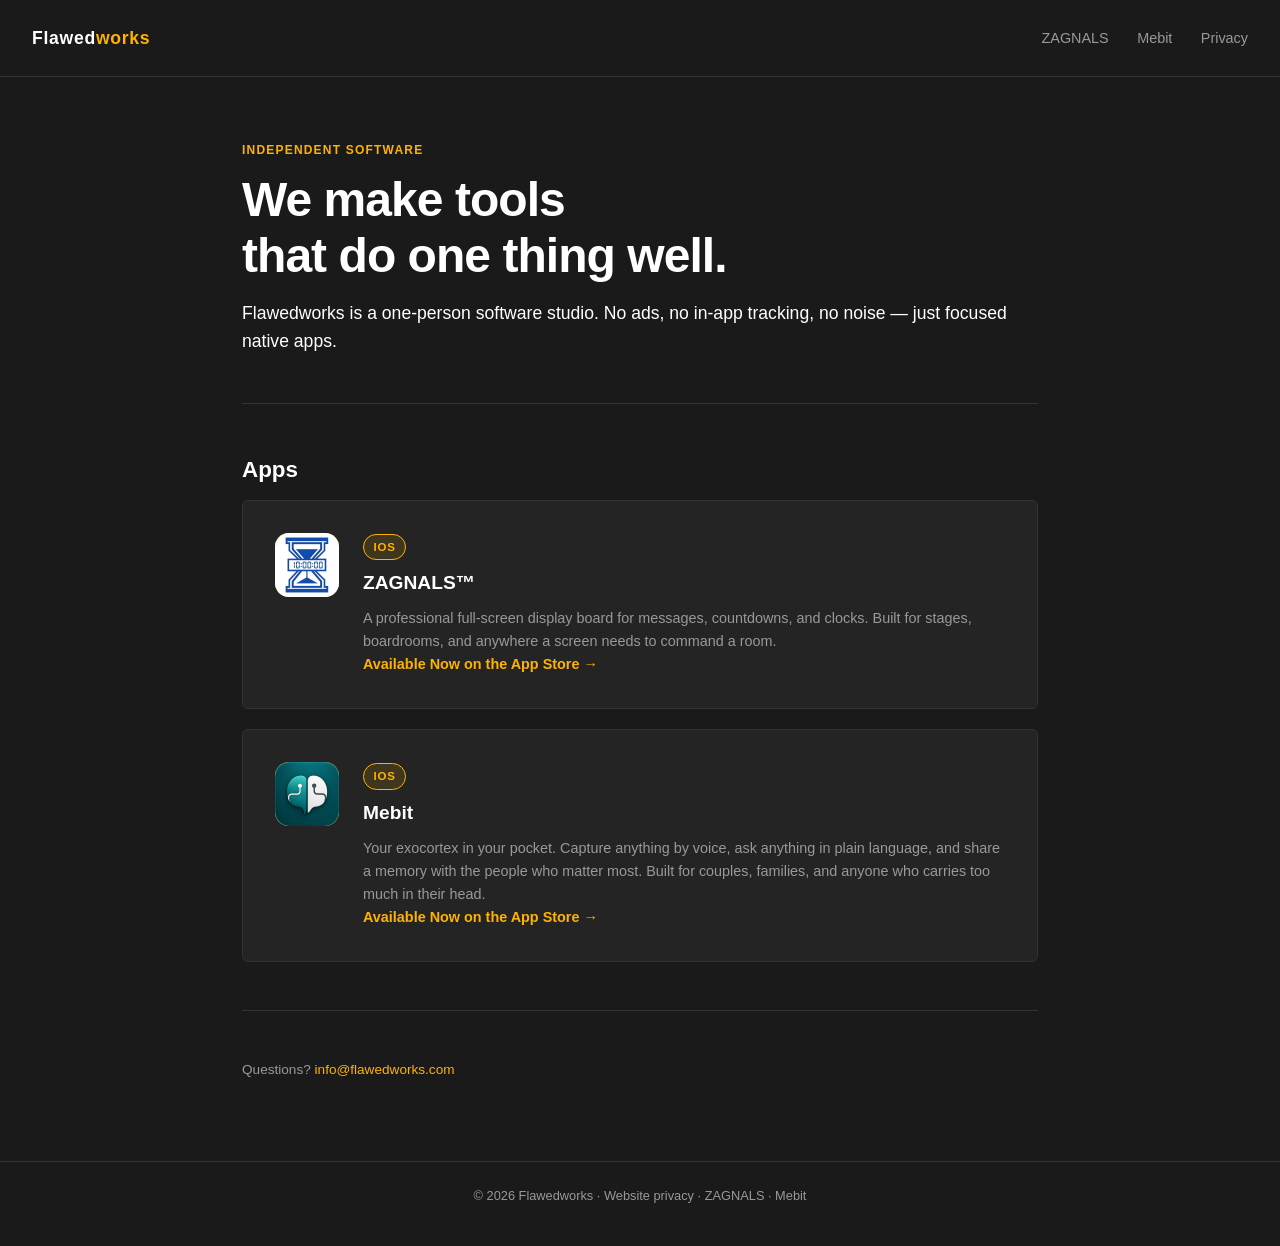
<file: index.html>
<!DOCTYPE html>
<html lang="en">
<head>
  <meta charset="UTF-8" />
  <meta name="viewport" content="width=device-width, initial-scale=1.0" />
  <title>Flawedworks — Independent iOS apps (ZAGNALS &amp; Mebit)</title>
  <meta name="description" content="Flawedworks is an independent software studio. Focused native iOS apps with no ads and no in-app tracking: ZAGNALS speech timer &amp; display board, and Mebit voice-first memory." />
  <link rel="canonical" href="https://flawedworks.com/" />
  <meta property="og:type" content="website" />
  <meta property="og:url" content="https://flawedworks.com/" />
  <meta property="og:title" content="Flawedworks — Independent iOS apps" />
  <meta property="og:description" content="Focused native apps with no ads and no in-app tracking. ZAGNALS and Mebit — by Flawedworks." />
  <meta property="og:image" content="https://flawedworks.com/assets/images/zagnals-icon.png" />
  <meta name="twitter:card" content="summary" />
  <link rel="stylesheet" href="/css/style.css" />
  <script type="application/ld+json">
  {
    "@context": "https://schema.org",
    "@type": "Organization",
    "name": "Flawedworks",
    "url": "https://flawedworks.com",
    "email": "info@flawedworks.com",
    "sameAs": [],
    "makesOffer": [
      {
        "@type": "Offer",
        "itemOffered": {
          "@type": "SoftwareApplication",
          "name": "ZAGNALS",
          "url": "https://flawedworks.com/zagnals/",
          "operatingSystem": "iOS",
          "applicationCategory": "UtilitiesApplication"
        }
      },
      {
        "@type": "Offer",
        "itemOffered": {
          "@type": "SoftwareApplication",
          "name": "Mebit",
          "url": "https://flawedworks.com/mebit/",
          "operatingSystem": "iOS",
          "applicationCategory": "ProductivityApplication"
        }
      }
    ]
  }
  </script>
</head>
<body>

  <header class="site-header">
    <a class="site-logo" href="/">Flawed<span>works</span></a>
    <nav>
      <a href="/zagnals/">ZAGNALS</a>
      <a href="/mebit/">Mebit</a>
      <a href="/privacy/">Privacy</a>
    </nav>
  </header>

  <main>
    <p class="amber-label">Independent Software</p>
    <h1>We make tools<br>that do one thing well.</h1>
    <p class="lead">Flawedworks is a one-person software studio. No ads, no in-app tracking, no noise — just focused native apps.</p>

    <hr class="divider" />

    <h2>Apps</h2>

    <a class="app-card" href="/zagnals/">
      <div class="app-icon"><img src="/assets/images/zagnals-icon.png" alt="ZAGNALS" width="64" height="64" /></div>
      <div class="app-card-body">
        <span class="tag">iOS</span>
        <h3>ZAGNALS™</h3>
        <p>A professional full-screen display board for messages, countdowns, and clocks. Built for stages, boardrooms, and anywhere a screen needs to command a room.</p>
        <p class="available-now">Available Now on the App Store →</p>
      </div>
    </a>

    <a class="app-card" href="/mebit/" style="margin-top: 1.25rem;">
      <div class="app-icon"><img src="/assets/images/mebit-icon.png" alt="Mebit" width="64" height="64" /></div>
      <div class="app-card-body">
        <span class="tag">iOS</span>
        <h3>Mebit</h3>
        <p>Your exocortex in your pocket. Capture anything by voice, ask anything in plain language, and share a memory with the people who matter most. Built for couples, families, and anyone who carries too much in their head.</p>
        <p class="available-now">Available Now on the App Store →</p>
      </div>
    </a>

    <hr class="divider" />

    <p style="color: var(--text-muted); font-size: 0.85rem;">
      Questions? <a href="mailto:info@flawedworks.com">info@flawedworks.com</a>
    </p>
  </main>

  <footer class="site-footer">
    <p>© 2026 Flawedworks · <a href="/privacy/">Website privacy</a> ·
      <a href="/zagnals/privacy/">ZAGNALS</a> ·
      <a href="/mebit/privacy/">Mebit</a></p>
  </footer>

</body>
</html>
</file>
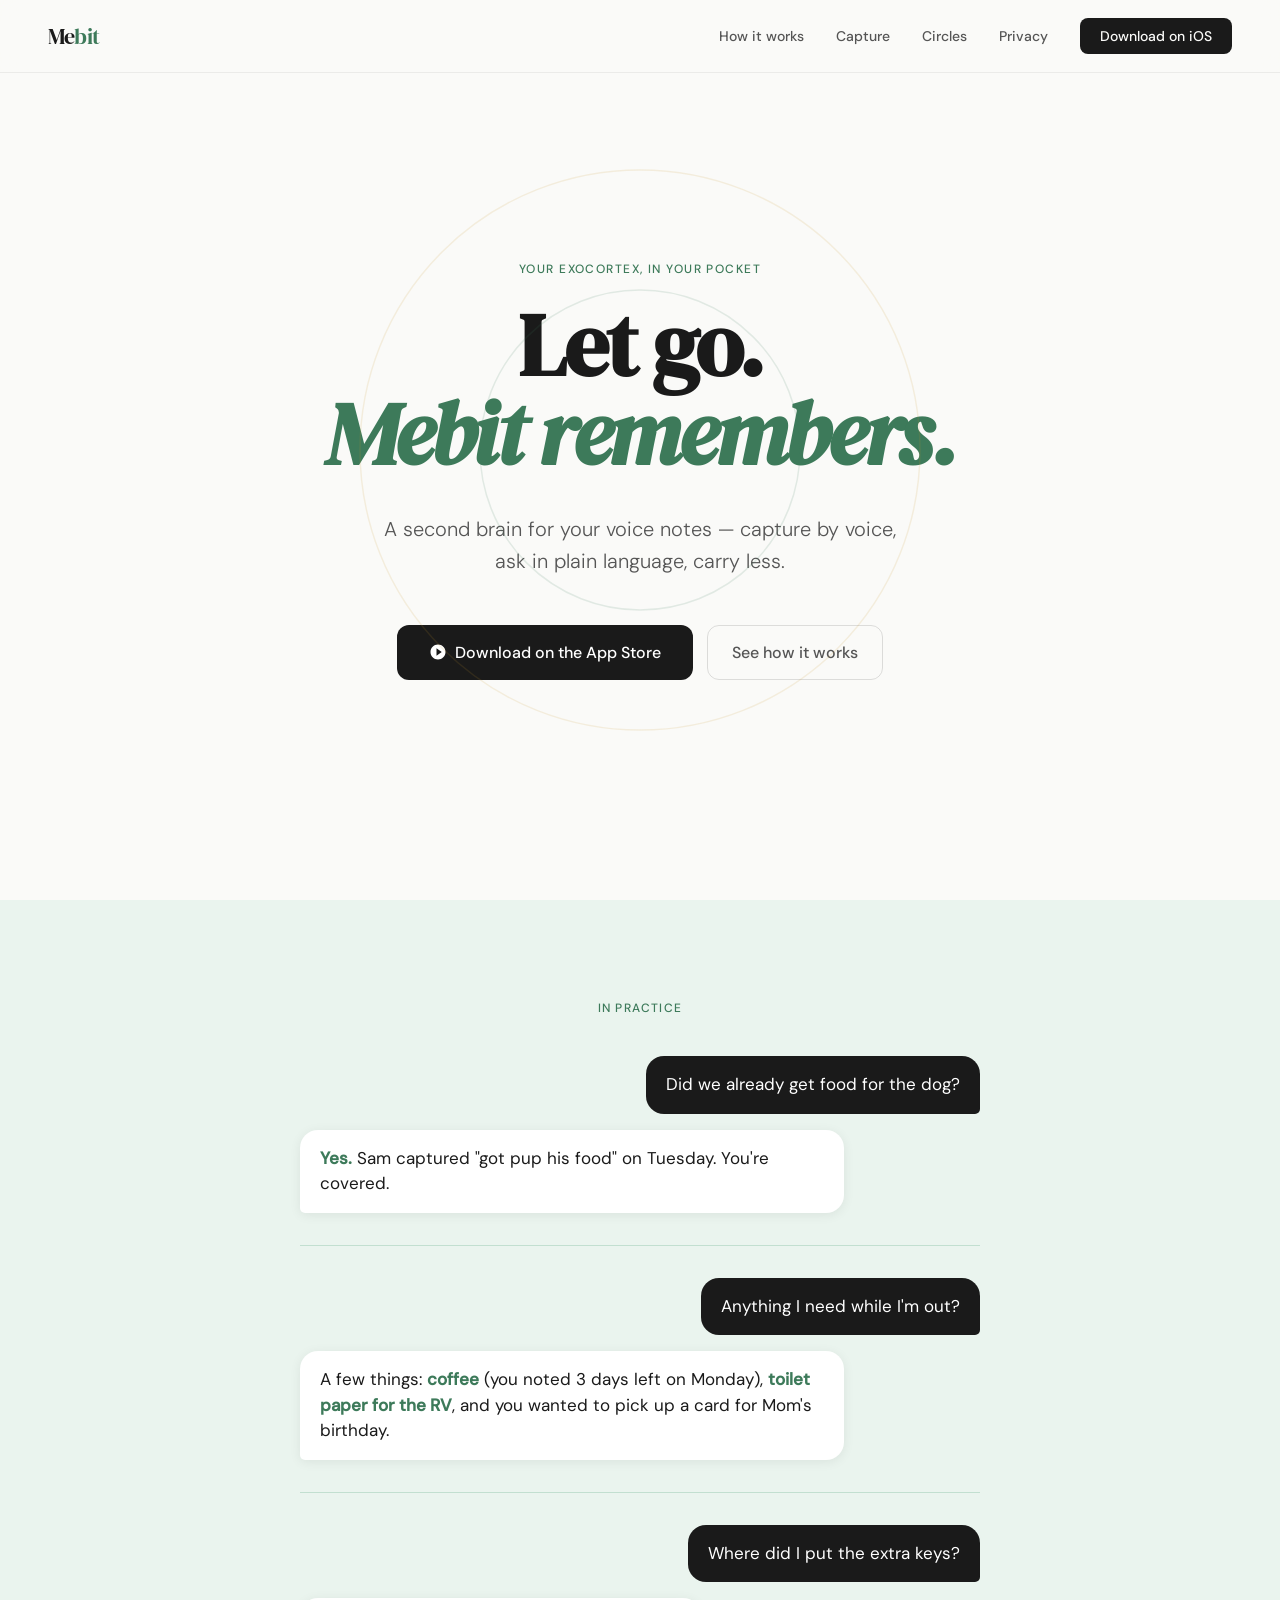
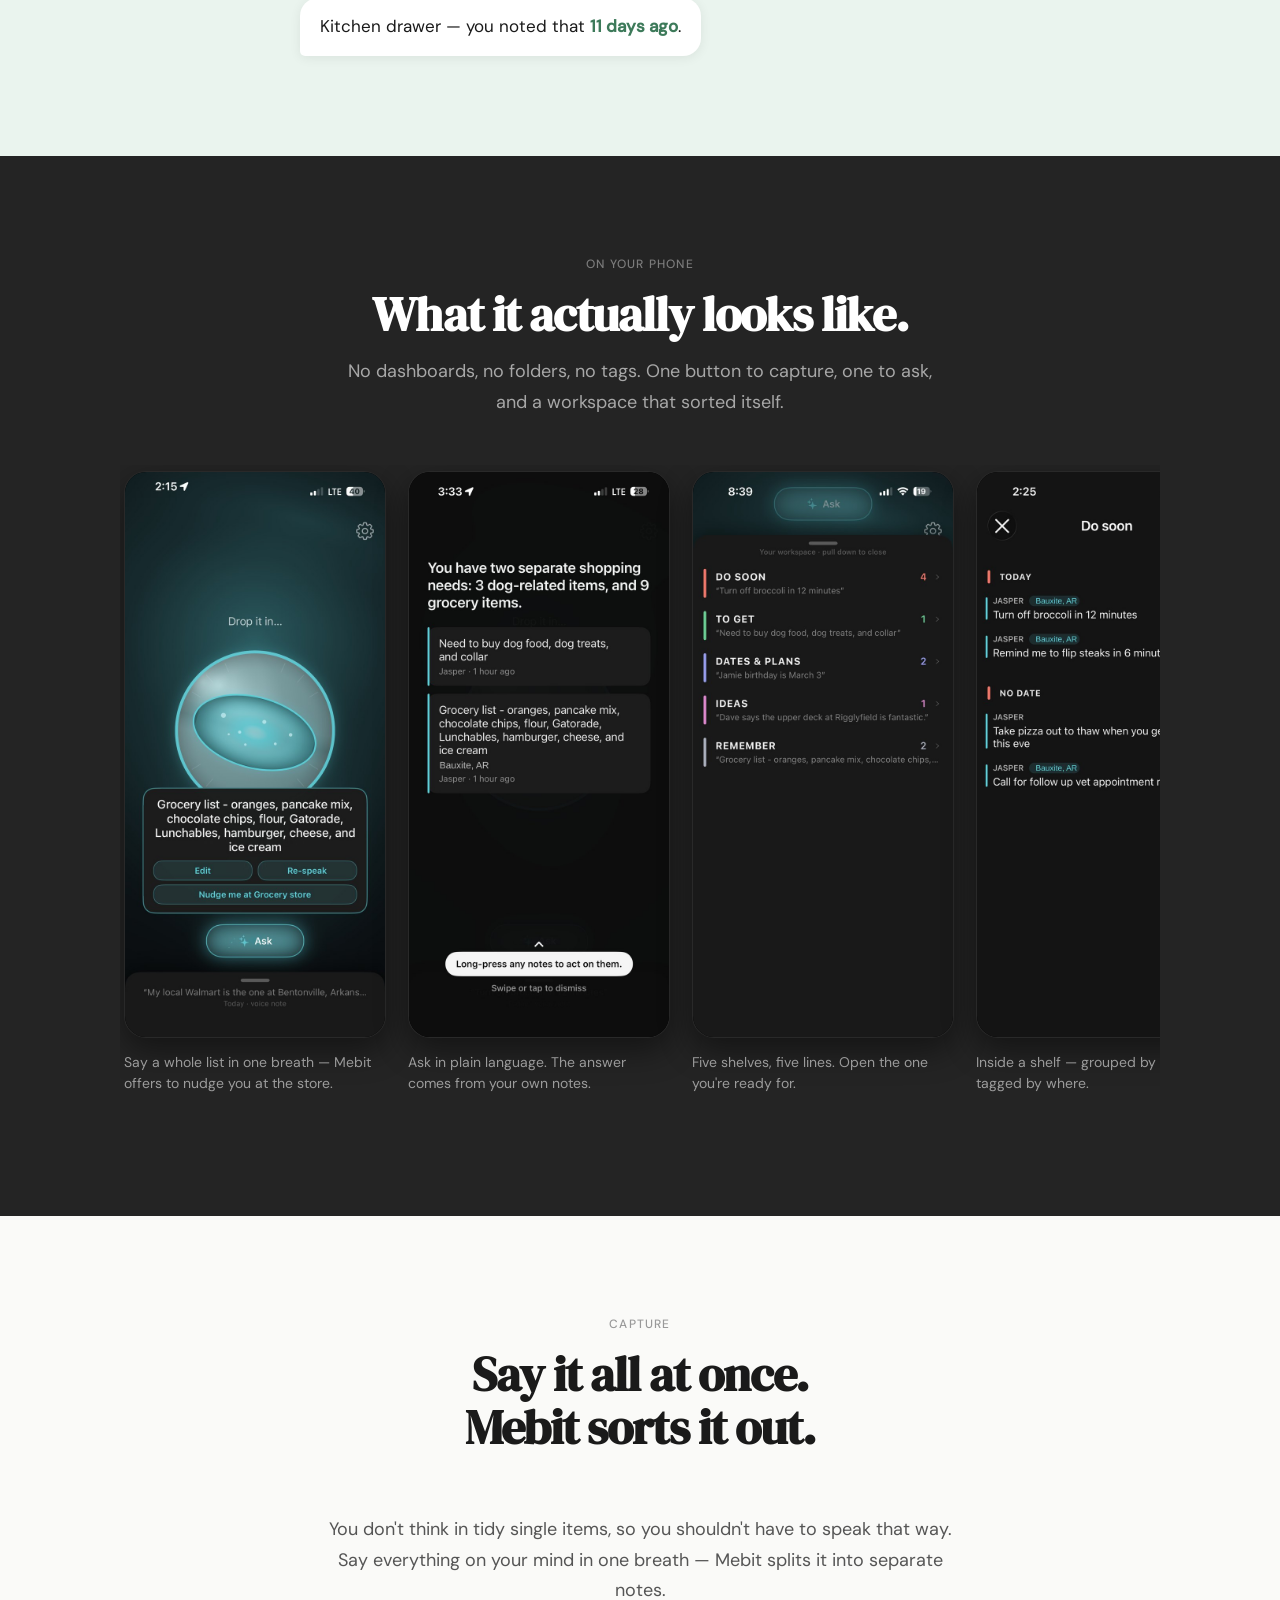
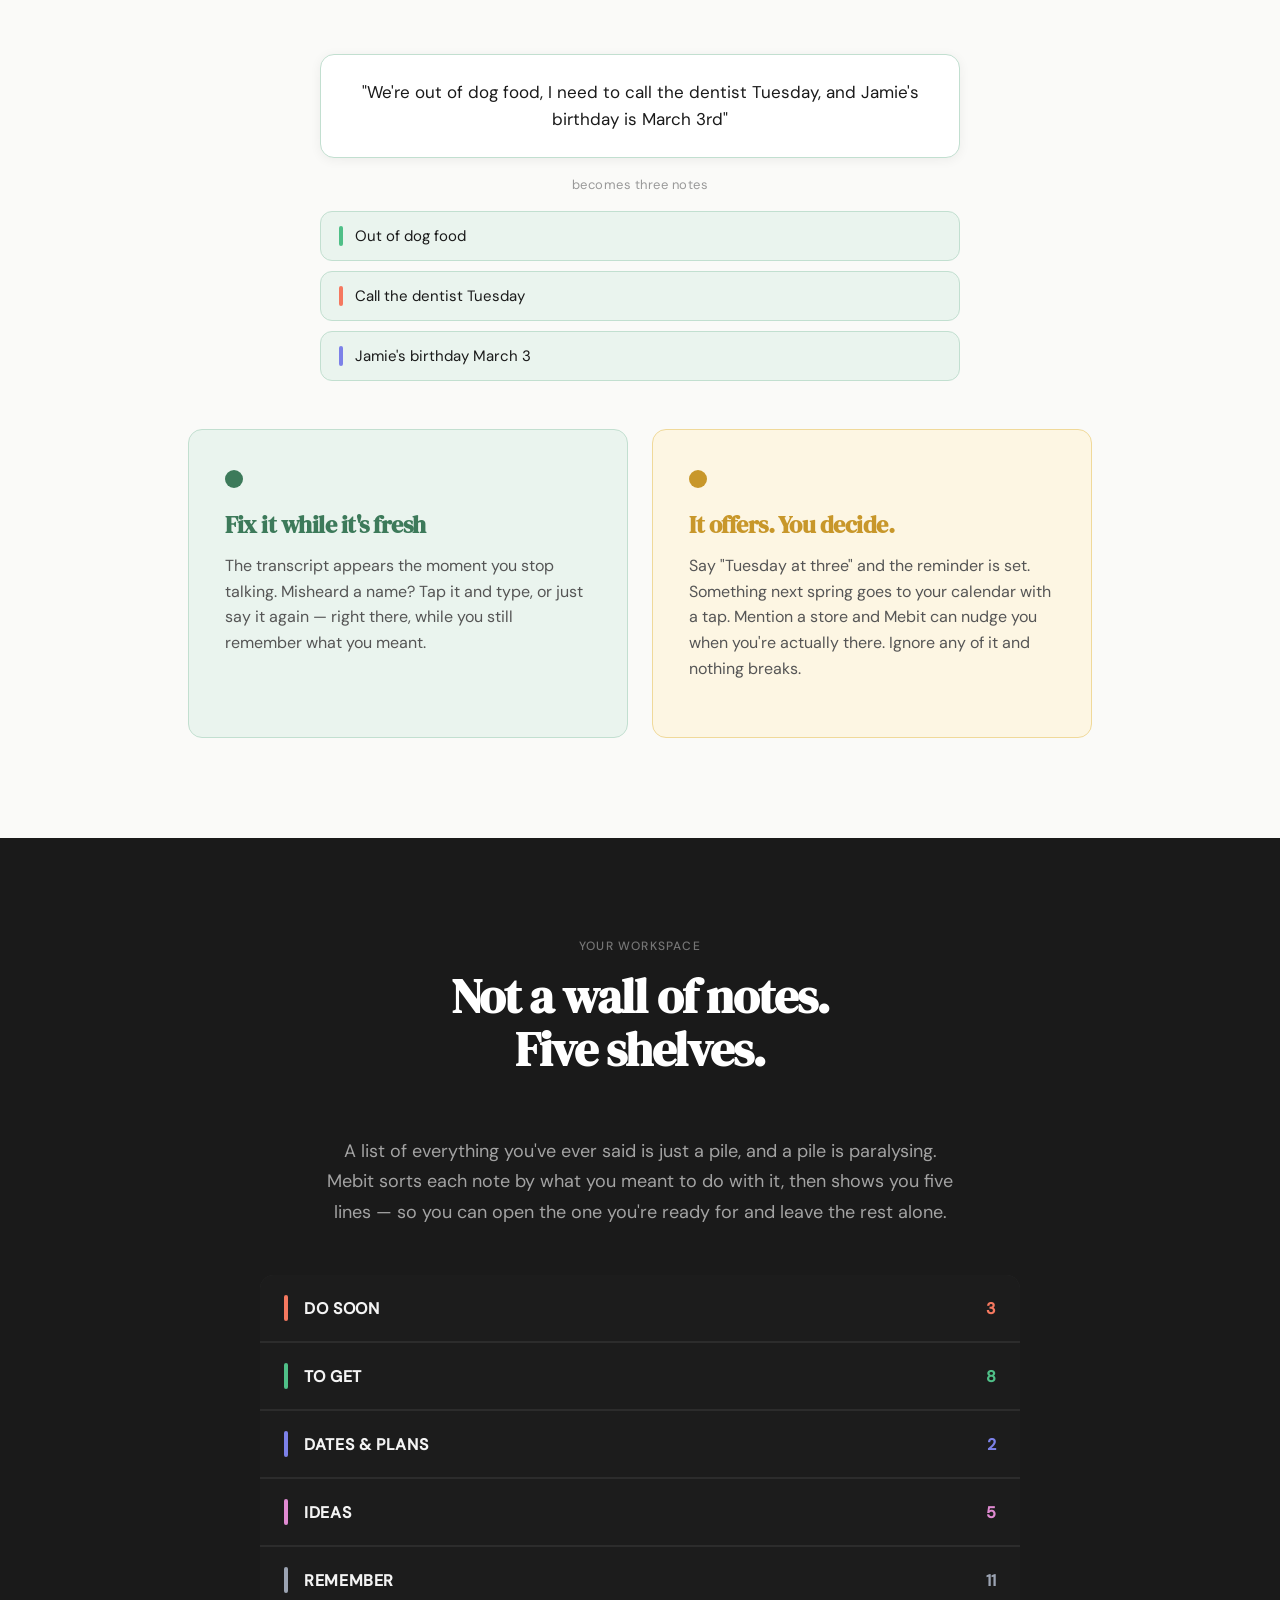
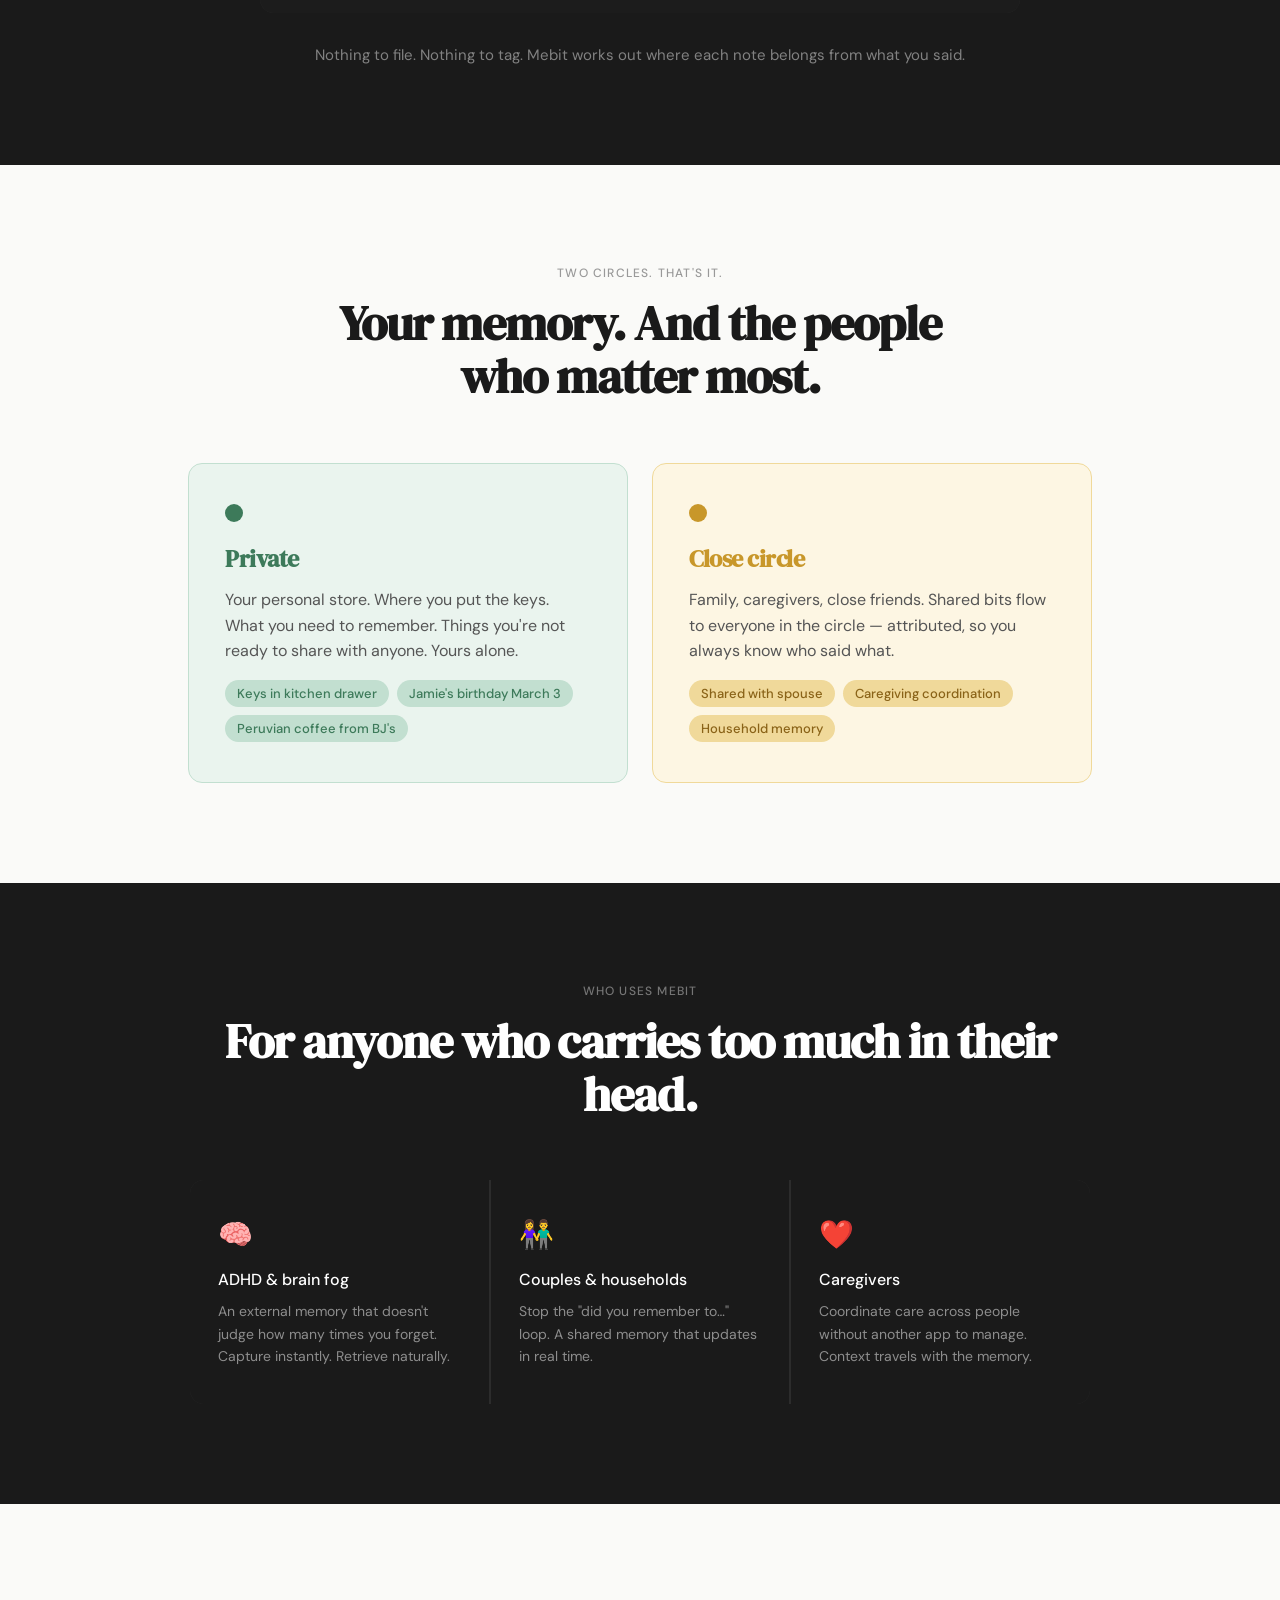
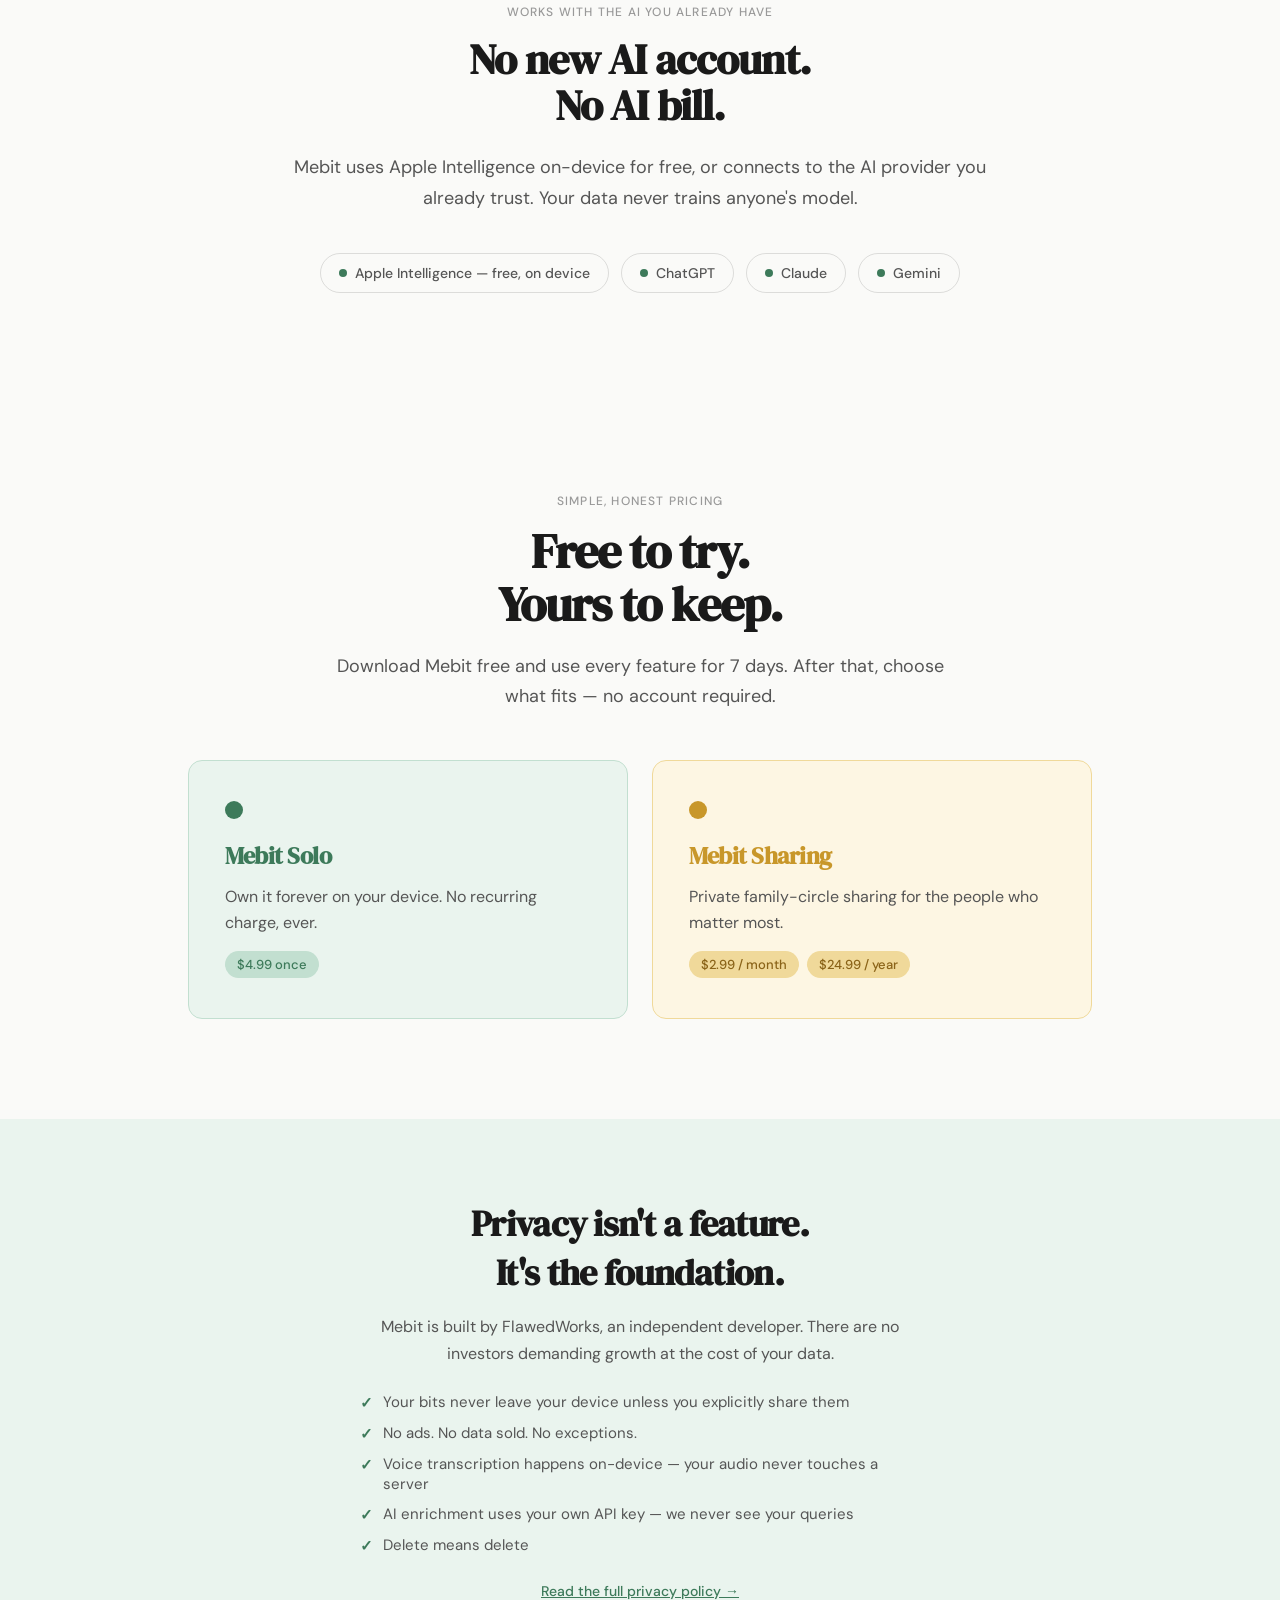
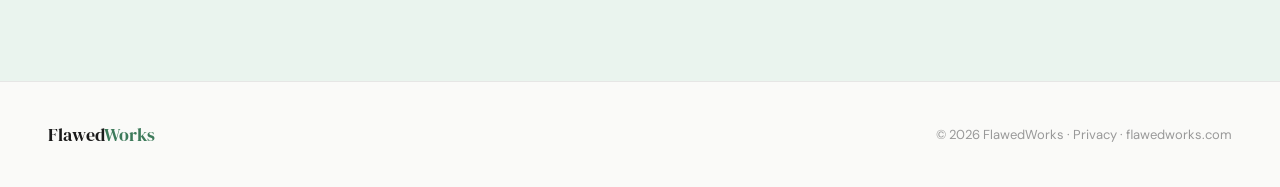
<file: mebit/index.html>
<!DOCTYPE html>
<html lang="en">
<head>
<meta charset="UTF-8">
<meta name="viewport" content="width=device-width, initial-scale=1.0">
<title>Mebit — Voice notes that sort themselves. Let go. Mebit remembers.</title>
<meta name="description" content="Say everything on your mind in one breath — Mebit splits it into separate notes, offers the reminder or calendar event, and sorts it onto a workspace by what you meant. Voice-first memory for ADHD, couples and caregivers. An iOS app by FlawedWorks.">
<link rel="icon" type="image/png" href="/assets/images/mebit-icon.png">
<meta name="apple-itunes-app" content="app-id=6772777036">
<link rel="canonical" href="https://flawedworks.com/mebit/">
<meta property="og:title" content="Mebit — Voice notes that sort themselves.">
<meta property="og:description" content="Say everything at once. Mebit splits it into separate notes, offers the reminder, and sorts it onto a workspace by what you meant.">
<meta property="og:image" content="https://flawedworks.com/assets/images/mebit-icon.png">
<meta property="og:url" content="https://flawedworks.com/mebit/">
<meta property="og:type" content="website">
<meta name="twitter:card" content="summary">
<link rel="stylesheet" href="/mebit/mebit.css">
<script type="application/ld+json">
{
  "@context": "https://schema.org",
  "@type": "SoftwareApplication",
  "name": "Mebit - Exocortex",
  "operatingSystem": "iOS",
  "applicationCategory": "ProductivityApplication",
  "description": "Voice-first personal memory. Say everything on your mind at once and Mebit splits it into separate notes, offers a reminder or calendar event when a note asks for one, and sorts everything onto a workspace by what you meant to do with it.",
  "url": "https://flawedworks.com/mebit/",
  "downloadUrl": "https://apps.apple.com/app/id6772777036",
  "author": { "@type": "Organization", "name": "FlawedWorks", "url": "https://flawedworks.com" },
  "offers": [
    { "@type": "Offer", "name": "Mebit Solo", "price": "4.99", "priceCurrency": "USD", "description": "One-time purchase, yours forever." },
    { "@type": "Offer", "name": "Mebit Sharing (monthly)", "price": "2.99", "priceCurrency": "USD" },
    { "@type": "Offer", "name": "Mebit Sharing (yearly)", "price": "24.99", "priceCurrency": "USD" }
  ]
}
</script>
</head>
<body>


<nav>
  <div class="nav-logo">Me<span>bit</span></div>
  <div class="nav-links">
    <a href="#how">How it works</a>
    <a href="#capture">Capture</a>
    <a href="#circles">Circles</a>
    <a href="#privacy">Privacy</a>
    <a href="https://apps.apple.com/app/id6772777036" class="nav-cta">Download on iOS</a>
  </div>
</nav>

<!-- HERO -->
<section class="hero">
  <svg class="hero-rings" viewBox="0 0 700 700" xmlns="http://www.w3.org/2000/svg">
    <circle class="ring-outer" cx="350" cy="350" r="280"/>
    <circle class="ring-inner" cx="350" cy="350" r="160"/>
  </svg>

  <p class="hero-eyebrow">Your exocortex, in your pocket</p>
  <h1 class="hero-headline">Let go.<br><em>Mebit remembers.</em></h1>
  <p class="hero-sub">A second brain for your voice notes — capture by voice, ask in plain language, carry less.</p>
  <div class="hero-buttons">
    <a href="https://apps.apple.com/app/id6772777036" class="btn-primary">
      <svg width="18" height="18" viewBox="0 0 18 18" fill="none"><path d="M9 1.5C4.86 1.5 1.5 4.86 1.5 9C1.5 13.14 4.86 16.5 9 16.5C13.14 16.5 16.5 13.14 16.5 9C16.5 4.86 13.14 1.5 9 1.5ZM7.5 12.75V5.25L12.75 9L7.5 12.75Z" fill="white"/></svg>
      Download on the App Store
    </a>
    <a href="#how" class="btn-secondary">See how it works</a>
  </div>
</section>

<!-- DEMO EXCHANGE -->
<section class="demo" id="how">
  <div class="demo-inner">
    <p class="demo-label">In practice</p>
    <div class="exchange">
      <div class="bubble bubble-user">Did we already get food for the dog?</div>
      <div class="bubble bubble-mebit"><strong>Yes.</strong> Sam captured "got pup his food" on Tuesday. You're covered.</div>
    </div>
    <div class="exchange-divider"></div>
    <div class="exchange">
      <div class="bubble bubble-user">Anything I need while I'm out?</div>
      <div class="bubble bubble-mebit">A few things: <strong>coffee</strong> (you noted 3 days left on Monday), <strong>toilet paper for the RV</strong>, and you wanted to pick up a card for Mom's birthday.</div>
    </div>
    <div class="exchange-divider"></div>
    <div class="exchange">
      <div class="bubble bubble-user">Where did I put the extra keys?</div>
      <div class="bubble bubble-mebit">Kitchen drawer — you noted that <strong>11 days ago</strong>.</div>
    </div>
  </div>
</section>

<!-- SCREENS -->
<section class="screens-section" id="screens">
  <div class="screens-inner">
    <p class="section-eyebrow">On your phone</p>
    <h2 class="section-headline">What it actually looks like.</h2>
    <p class="screens-lead">No dashboards, no folders, no tags. One button to capture, one to ask, and a workspace that sorted itself.</p>

    <div class="shot-gallery">
      <figure class="shot">
        <img src="/assets/images/screenshots/mebit-01-capture.jpg" width="660" height="1434" loading="lazy" decoding="async"
             alt="A spoken grocery list captured as one note, with Mebit offering to nudge the user at the grocery store.">
        <figcaption>Say a whole list in one breath — Mebit offers to nudge you at the store.</figcaption>
      </figure>
      <figure class="shot">
        <img src="/assets/images/screenshots/mebit-02-ask.jpg" width="660" height="1434" loading="lazy" decoding="async"
             alt="Mebit answering a question with a one-line summary and the two notes the answer came from.">
        <figcaption>Ask in plain language. The answer comes from your own notes.</figcaption>
      </figure>
      <figure class="shot">
        <img src="/assets/images/screenshots/mebit-03-workspace.jpg" width="660" height="1434" loading="lazy" decoding="async"
             alt="The Mebit workspace showing five shelves — Do soon, To get, Dates and plans, Ideas, Remember — each a single line with a count and a preview of its top note.">
        <figcaption>Five shelves, five lines. Open the one you're ready for.</figcaption>
      </figure>
      <figure class="shot">
        <img src="/assets/images/screenshots/mebit-04-shelf.jpg" width="660" height="1434" loading="lazy" decoding="async"
             alt="An opened Do soon shelf, notes grouped under Today and No date, each tagged with the place it was captured.">
        <figcaption>Inside a shelf — grouped by when, tagged by where.</figcaption>
      </figure>
      <figure class="shot">
        <img src="/assets/images/screenshots/mebit-05-home.jpg" width="660" height="1434" loading="lazy" decoding="async"
             alt="The Mebit home screen: a single glowing orb to capture, an Ask button, and the most recent note peeking from the bottom.">
        <figcaption>One button to capture. One to ask. That's the whole app.</figcaption>
      </figure>
    </div>
  </div>
</section>

<!-- CAPTURE -->
<section class="circles-section" id="capture">
  <p class="section-eyebrow">Capture</p>
  <h2 class="section-headline">Say it all at once.<br>Mebit sorts it out.</h2>
  <p style="text-align:center; font-size:18px; color:var(--ink-mid); line-height:1.7; max-width:640px; margin:0 auto 48px;">You don't think in tidy single items, so you shouldn't have to speak that way. Say everything on your mind in one breath — Mebit splits it into separate notes.</p>

  <div class="capture-demo">
    <div class="capture-said">"We're out of dog food, I need to call the dentist Tuesday, and Jamie's birthday is March 3rd"</div>
    <div class="capture-arrow">becomes three notes</div>
    <div class="capture-notes">
      <span class="capture-note"><span class="rail mint"></span>Out of dog food</span>
      <span class="capture-note"><span class="rail coral"></span>Call the dentist Tuesday</span>
      <span class="capture-note"><span class="rail periwinkle"></span>Jamie's birthday March 3</span>
    </div>
  </div>

  <div class="circles-grid" style="margin-top:48px;">
    <div class="circle-card green">
      <div class="circle-dot"></div>
      <h3>Fix it while it's fresh</h3>
      <p>The transcript appears the moment you stop talking. Misheard a name? Tap it and type, or just say it again — right there, while you still remember what you meant.</p>
    </div>
    <div class="circle-card yellow">
      <div class="circle-dot"></div>
      <h3>It offers. You decide.</h3>
      <p>Say "Tuesday at three" and the reminder is set. Something next spring goes to your calendar with a tap. Mention a store and Mebit can nudge you when you're actually there. Ignore any of it and nothing breaks.</p>
    </div>
  </div>
</section>

<!-- WORKSPACE -->
<section class="workspace-section">
  <div class="workspace-inner">
    <p class="section-eyebrow">Your workspace</p>
    <h2 class="section-headline">Not a wall of notes.<br>Five shelves.</h2>
    <p class="workspace-lead">A list of everything you've ever said is just a pile, and a pile is paralysing. Mebit sorts each note by what you meant to do with it, then shows you five lines — so you can open the one you're ready for and leave the rest alone.</p>

    <div class="shelf-strip">
      <div class="shelf-row"><span class="rail coral"></span><span class="shelf-name">Do soon</span><span class="shelf-count coral-text">3</span></div>
      <div class="shelf-row"><span class="rail mint"></span><span class="shelf-name">To get</span><span class="shelf-count mint-text">8</span></div>
      <div class="shelf-row"><span class="rail periwinkle"></span><span class="shelf-name">Dates &amp; plans</span><span class="shelf-count periwinkle-text">2</span></div>
      <div class="shelf-row"><span class="rail orchid"></span><span class="shelf-name">Ideas</span><span class="shelf-count orchid-text">5</span></div>
      <div class="shelf-row"><span class="rail slate"></span><span class="shelf-name">Remember</span><span class="shelf-count slate-text">11</span></div>
    </div>

    <p class="workspace-note">Nothing to file. Nothing to tag. Mebit works out where each note belongs from what you said.</p>
  </div>
</section>

<!-- CIRCLES -->
<section class="circles-section" id="circles">
  <p class="section-eyebrow">Two circles. That's it.</p>
  <h2 class="section-headline">Your memory. And the people<br>who matter most.</h2>
  <div class="circles-grid">
    <div class="circle-card green">
      <div class="circle-dot"></div>
      <h3>Private</h3>
      <p>Your personal store. Where you put the keys. What you need to remember. Things you're not ready to share with anyone. Yours alone.</p>
      <div class="circle-examples">
        <span class="example-chip">Keys in kitchen drawer</span>
        <span class="example-chip">Jamie's birthday March 3</span>
        <span class="example-chip">Peruvian coffee from BJ's</span>
      </div>
    </div>
    <div class="circle-card yellow">
      <div class="circle-dot"></div>
      <h3>Close circle</h3>
      <p>Family, caregivers, close friends. Shared bits flow to everyone in the circle — attributed, so you always know who said what.</p>
      <div class="circle-examples">
        <span class="example-chip">Shared with spouse</span>
        <span class="example-chip">Caregiving coordination</span>
        <span class="example-chip">Household memory</span>
      </div>
    </div>
  </div>
</section>

<!-- WHO IT'S FOR -->
<section class="audience">
  <div class="audience-inner">
    <p class="section-eyebrow">Who uses Mebit</p>
    <h2 class="section-headline">For anyone who carries too much in their head.</h2>
    <div class="audience-grid">
      <div class="audience-cell">
        <div class="cell-icon">🧠</div>
        <h4>ADHD &amp; brain fog</h4>
        <p>An external memory that doesn't judge how many times you forget. Capture instantly. Retrieve naturally.</p>
      </div>
      <div class="audience-cell">
        <div class="cell-icon">👫</div>
        <h4>Couples &amp; households</h4>
        <p>Stop the "did you remember to…" loop. A shared memory that updates in real time.</p>
      </div>
      <div class="audience-cell">
        <div class="cell-icon">❤️</div>
        <h4>Caregivers</h4>
        <p>Coordinate care across people without another app to manage. Context travels with the memory.</p>
      </div>
    </div>
  </div>
</section>

<!-- AI SECTION -->
<section class="ai-section">
  <p class="section-eyebrow">Works with the AI you already have</p>
  <h2 class="section-headline" style="text-align:center; font-family:'DM Serif Display',serif; font-size: clamp(28px,3.5vw,42px); letter-spacing:-0.02em; margin-bottom: 24px;">No new AI account.<br>No AI bill.</h2>
  <p class="body">Mebit uses Apple Intelligence on-device for free, or connects to the AI provider you already trust. Your data never trains anyone's model.</p>
  <div class="ai-chips">
    <span class="ai-chip"><span class="dot"></span>Apple Intelligence — free, on device</span>
    <span class="ai-chip"><span class="dot"></span>ChatGPT</span>
    <span class="ai-chip"><span class="dot"></span>Claude</span>
    <span class="ai-chip"><span class="dot"></span>Gemini</span>
  </div>
</section>

<!-- PRICING -->
<section class="circles-section">
  <p class="section-eyebrow">Simple, honest pricing</p>
  <h2 class="section-headline" style="margin-bottom: 20px;">Free to try.<br>Yours to keep.</h2>
  <p style="text-align:center; font-size:18px; color:var(--ink-mid); line-height:1.7; max-width:620px; margin:0 auto 48px;">Download Mebit free and use every feature for 7 days. After that, choose what fits — no account required.</p>
  <div class="circles-grid">
    <div class="circle-card green">
      <div class="circle-dot"></div>
      <h3>Mebit Solo</h3>
      <p>Own it forever on your device. No recurring charge, ever.</p>
      <div class="circle-examples">
        <span class="example-chip">$4.99 once</span>
      </div>
    </div>
    <div class="circle-card yellow">
      <div class="circle-dot"></div>
      <h3>Mebit Sharing</h3>
      <p>Private family-circle sharing for the people who matter most.</p>
      <div class="circle-examples">
        <span class="example-chip">$2.99 / month</span>
        <span class="example-chip">$24.99 / year</span>
      </div>
    </div>
  </div>
</section>

<!-- PRIVACY -->
<section class="privacy" id="privacy">
  <div class="privacy-inner">
    <h2>Privacy isn't a feature.<br>It's the foundation.</h2>
    <p>Mebit is built by FlawedWorks, an independent developer. There are no investors demanding growth at the cost of your data.</p>
    <ul class="commitment-list">
      <li>Your bits never leave your device unless you explicitly share them</li>
      <li>No ads. No data sold. No exceptions.</li>
      <li>Voice transcription happens on-device — your audio never touches a server</li>
      <li>AI enrichment uses your own API key — we never see your queries</li>
      <li>Delete means delete</li>
    </ul>
    <a href="/mebit/privacy/" style="font-size:14px; color: var(--green); font-weight:500;">Read the full privacy policy →</a>
  </div>
</section>

<footer>
  <div class="logo">Flawed<span>Works</span></div>
  <p>© 2026 FlawedWorks · <a href="/mebit/privacy/">Privacy</a> · <a href="https://flawedworks.com/">flawedworks.com</a></p>
</footer>

</body>
</html>
</file>
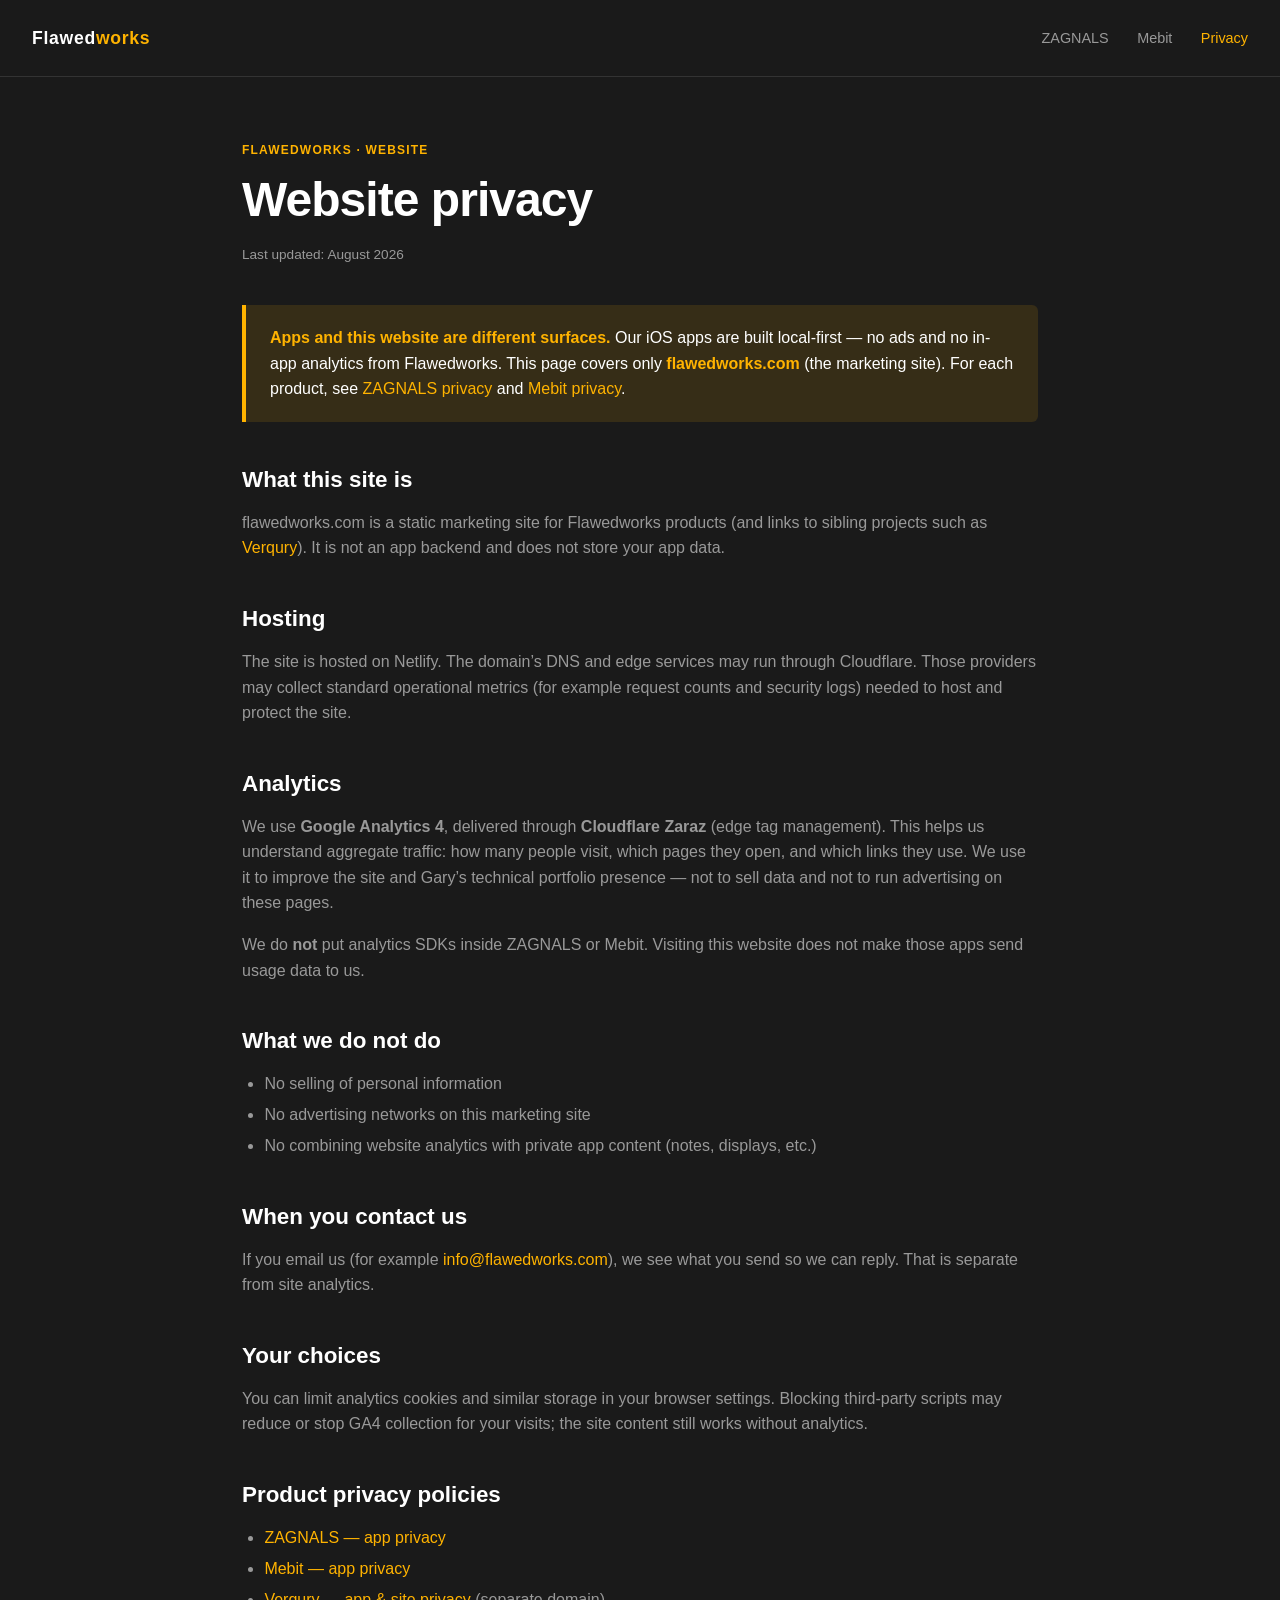
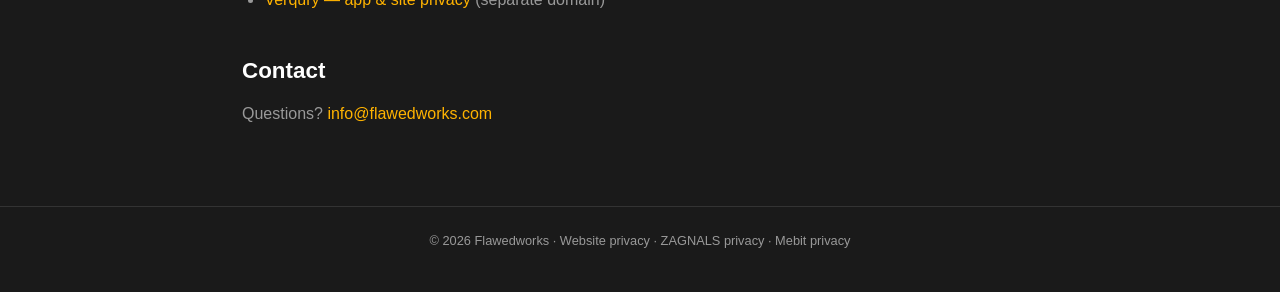
<file: privacy/index.html>
<!DOCTYPE html>
<html lang="en">
<head>
  <meta charset="UTF-8" />
  <meta name="viewport" content="width=device-width, initial-scale=1.0" />
  <title>Website Privacy — Flawedworks</title>
  <meta name="description" content="How flawedworks.com handles privacy: marketing-site analytics vs. our local-first apps." />
  <link rel="canonical" href="https://flawedworks.com/privacy/" />
  <link rel="stylesheet" href="/css/style.css" />
</head>
<body>

  <header class="site-header">
    <a class="site-logo" href="/">Flawed<span>works</span></a>
    <nav>
      <a href="/zagnals/">ZAGNALS</a>
      <a href="/mebit/">Mebit</a>
      <a href="/privacy/" class="active">Privacy</a>
    </nav>
  </header>

  <main>
    <p class="amber-label">Flawedworks · Website</p>
    <h1>Website privacy</h1>
    <p style="color: var(--text-muted); font-size: 0.85rem;">Last updated: August 2026</p>

    <div style="height: 1.5rem;"></div>

    <div class="callout">
      <p><strong>Apps and this website are different surfaces.</strong> Our iOS apps are built
        local-first — no ads and no in-app analytics from Flawedworks. This page covers only
        <strong>flawedworks.com</strong> (the marketing site). For each product, see
        <a href="/zagnals/privacy/">ZAGNALS privacy</a> and
        <a href="/mebit/privacy/">Mebit privacy</a>.</p>
    </div>

    <h2>What this site is</h2>
    <p>flawedworks.com is a static marketing site for Flawedworks products (and links to
      sibling projects such as <a href="https://verqury.com/">Verqury</a>). It is not an app
      backend and does not store your app data.</p>

    <h2>Hosting</h2>
    <p>The site is hosted on Netlify. The domain’s DNS and edge services may run through
      Cloudflare. Those providers may collect standard operational metrics (for example request
      counts and security logs) needed to host and protect the site.</p>

    <h2>Analytics</h2>
    <p>We use <strong>Google Analytics 4</strong>, delivered through
      <strong>Cloudflare Zaraz</strong> (edge tag management). This helps us understand
      aggregate traffic: how many people visit, which pages they open, and which links they use.
      We use it to improve the site and Gary’s technical portfolio presence — not to sell data
      and not to run advertising on these pages.</p>
    <p>We do <strong>not</strong> put analytics SDKs inside ZAGNALS or Mebit. Visiting this
      website does not make those apps send usage data to us.</p>

    <h2>What we do not do</h2>
    <ul>
      <li>No selling of personal information</li>
      <li>No advertising networks on this marketing site</li>
      <li>No combining website analytics with private app content (notes, displays, etc.)</li>
    </ul>

    <h2>When you contact us</h2>
    <p>If you email us (for example
      <a href="mailto:info@flawedworks.com">info@flawedworks.com</a>), we see what you send so
      we can reply. That is separate from site analytics.</p>

    <h2>Your choices</h2>
    <p>You can limit analytics cookies and similar storage in your browser settings. Blocking
      third-party scripts may reduce or stop GA4 collection for your visits; the site content
      still works without analytics.</p>

    <h2>Product privacy policies</h2>
    <ul>
      <li><a href="/zagnals/privacy/">ZAGNALS — app privacy</a></li>
      <li><a href="/mebit/privacy/">Mebit — app privacy</a></li>
      <li><a href="https://verqury.com/privacy/">Verqury — app &amp; site privacy</a> (separate domain)</li>
    </ul>

    <h2>Contact</h2>
    <p>Questions? <a href="mailto:info@flawedworks.com">info@flawedworks.com</a></p>
  </main>

  <footer class="site-footer">
    <p>© 2026 Flawedworks · <a href="/privacy/">Website privacy</a> ·
      <a href="/zagnals/privacy/">ZAGNALS privacy</a> ·
      <a href="/mebit/privacy/">Mebit privacy</a></p>
  </footer>

</body>
</html>
</file>
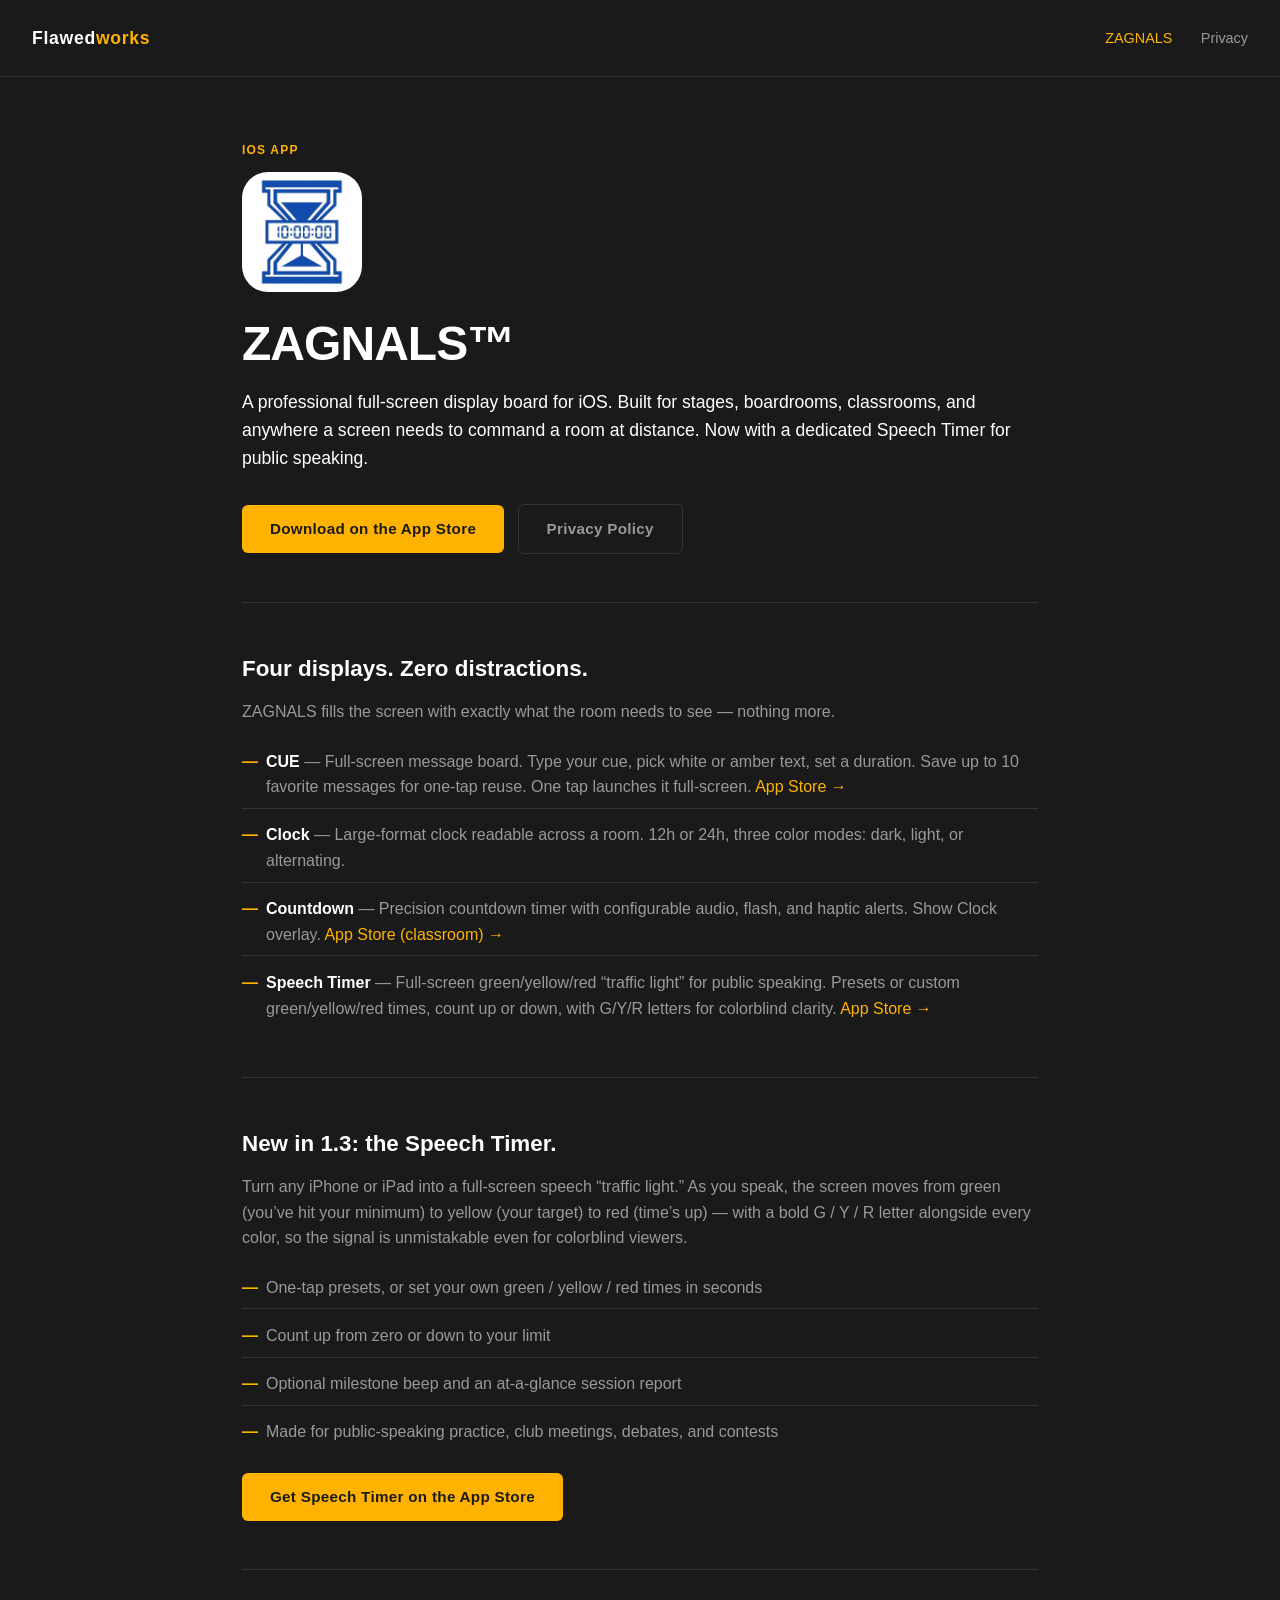
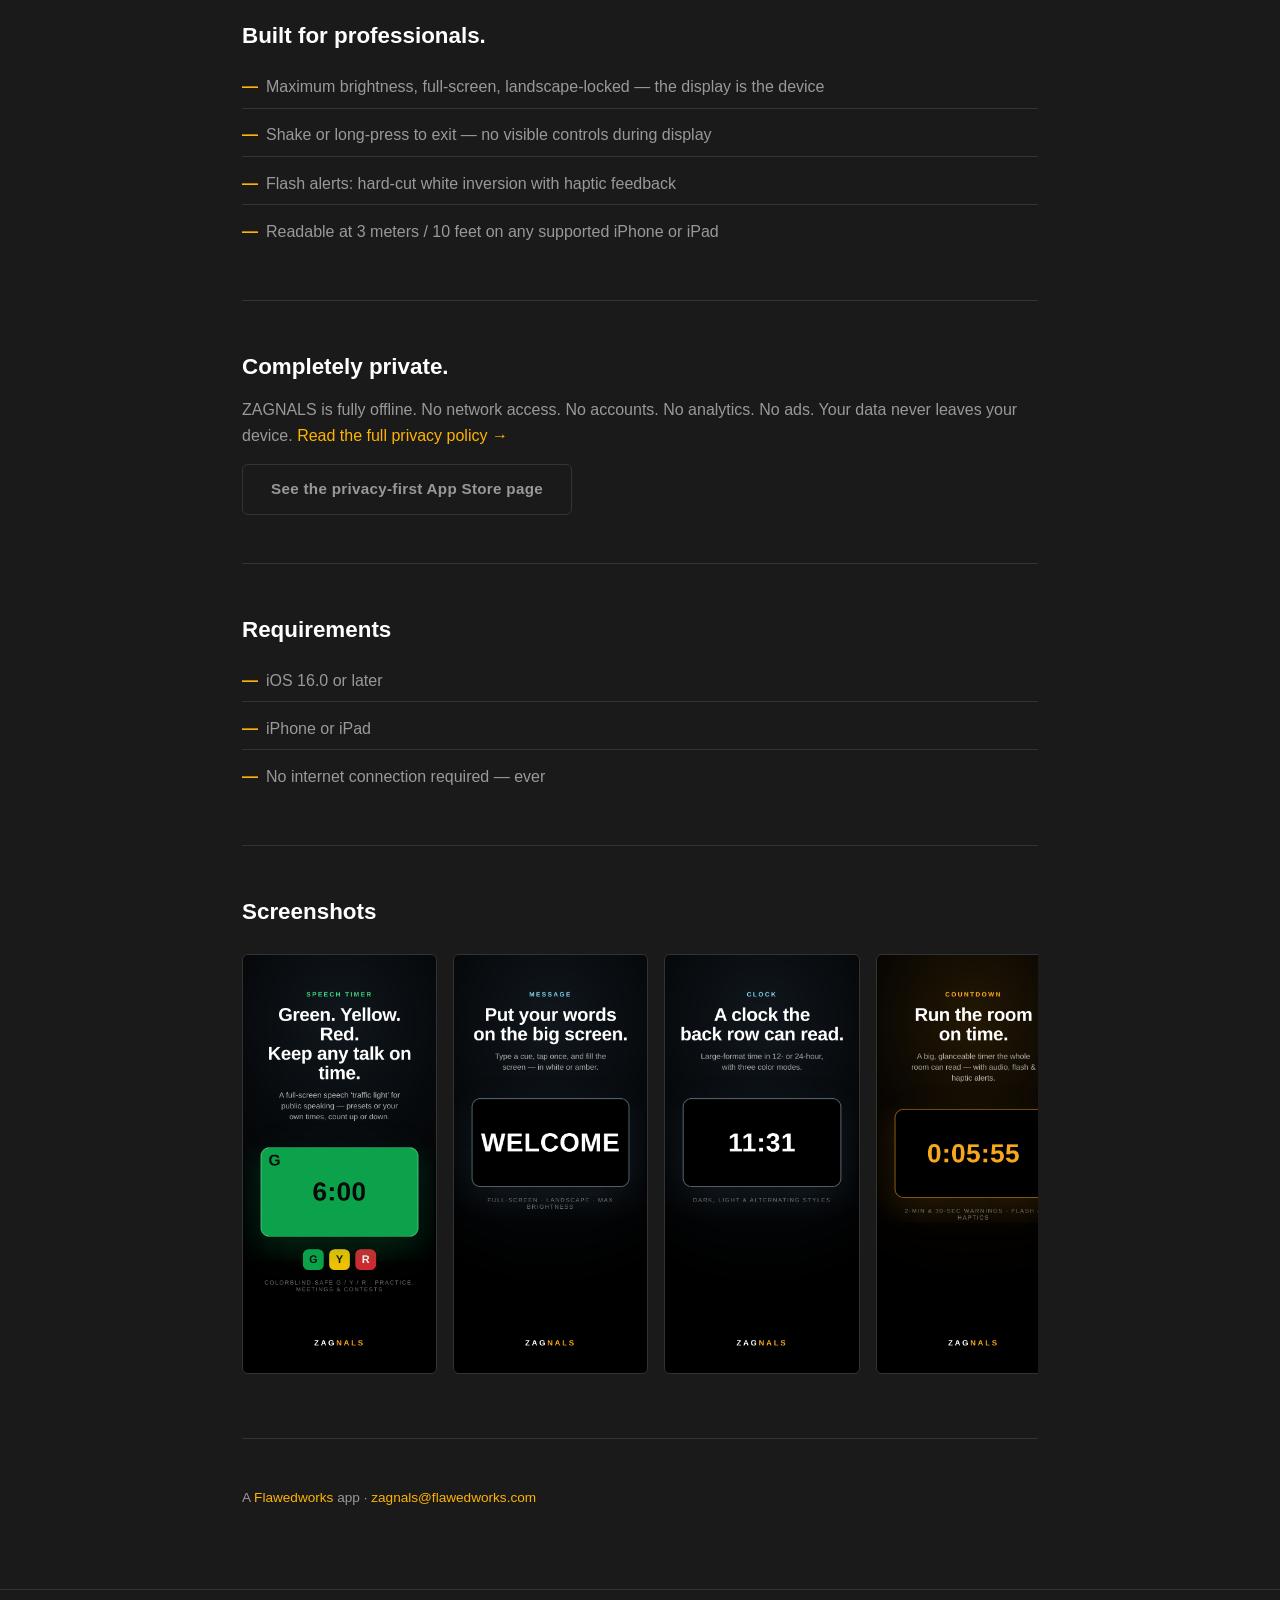
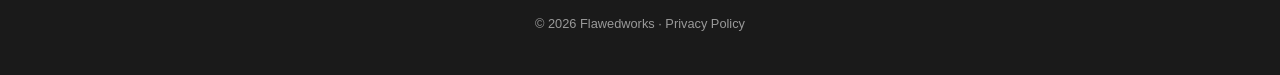
<file: zagnals/index.html>
<!DOCTYPE html>
<html lang="en">
<head>
  <meta charset="UTF-8" />
  <meta name="viewport" content="width=device-width, initial-scale=1.0" />
  <title>ZAGNALS — Speech Timer &amp; Presentation Display Board for iOS</title>
  <meta name="description" content="ZAGNALS turns your iPhone or iPad into a speech timer &amp; display board — green/yellow/red speech signals, speaker cues, countdowns, and big clocks readable across the room. Public speaking, stages, classes, events." />
  <link rel="canonical" href="https://flawedworks.com/zagnals/" />
  <meta name="apple-itunes-app" content="app-id=6759859205" />
  <meta property="og:type" content="website" />
  <meta property="og:url" content="https://flawedworks.com/zagnals/" />
  <meta property="og:title" content="ZAGNALS — Speech Timer &amp; Presentation Display Board for iOS" />
  <meta property="og:description" content="Full-screen speech timer and display board for iPhone and iPad. Green/yellow/red signals, countdowns, and big clocks readable across the room." />
  <meta property="og:image" content="https://flawedworks.com/assets/images/zagnals-icon.png" />
  <meta name="twitter:card" content="summary" />
  <link rel="stylesheet" href="/css/style.css" />
  <script type="application/ld+json">
  {
    "@context": "https://schema.org",
    "@type": "SoftwareApplication",
    "name": "ZAGNALS",
    "applicationCategory": "UtilitiesApplication",
    "operatingSystem": "iOS 16.0 or later",
    "description": "A professional full-screen display board for iOS — a speech timer with green/yellow/red signals for public speaking, plus speaker cues, countdown timers, and big clocks readable across any room. Built for stages, meetings, classrooms, and events.",
    "offers": { "@type": "Offer", "price": "4.99", "priceCurrency": "USD" },
    "url": "https://flawedworks.com/zagnals/",
    "downloadUrl": "https://apps.apple.com/app/id6759859205",
    "sameAs": [
      "https://apps.apple.com/app/id6759859205",
      "https://apps.apple.com/us/app/zagnals-presentation-timer/id6759859205?ppid=d358c6fa-2d2f-4738-aeb9-cd928a556beb"
    ],
    "publisher": { "@type": "Organization", "name": "Flawedworks", "url": "https://flawedworks.com" }
  }
  </script>
</head>
<body>

  <header class="site-header">
    <a class="site-logo" href="/">Flawed<span>works</span></a>
    <nav>
      <a href="/zagnals/" class="active">ZAGNALS</a>
      <a href="/zagnals/privacy/">Privacy</a>
    </nav>
  </header>

  <main>
    <p class="amber-label">iOS App</p>
    <img src="/assets/images/zagnals-icon.png" alt="ZAGNALS App Icon" class="app-icon-hero" width="120" height="120" />
    <h1>ZAGNALS™</h1>
    <p class="lead">A professional full-screen display board for iOS. Built for stages, boardrooms, classrooms, and anywhere a screen needs to command a room at distance. Now with a dedicated Speech Timer for public speaking.</p>

    <div style="margin: 2rem 0;">
      <a class="btn btn-amber" href="https://apps.apple.com/app/id6759859205">Download on the App Store</a>
      &nbsp;
      <a class="btn btn-outline" href="/zagnals/privacy/">Privacy Policy</a>
    </div>

    <hr class="divider" />

    <h2 id="features">Four displays. Zero distractions.</h2>
    <p>ZAGNALS fills the screen with exactly what the room needs to see — nothing more.</p>

    <ul class="feature-list">
      <li id="cue"><strong style="color: var(--text);">CUE</strong> — Full-screen message board. Type your cue, pick white or amber text, set a duration. Save up to 10 favorite messages for one-tap reuse. One tap launches it full-screen. <a href="https://apps.apple.com/us/app/zagnals-presentation-timer/id6759859205?ppid=f297c361-968a-4881-86b9-bf6cfc71f841">App&nbsp;Store →</a></li>
      <li id="clock"><strong style="color: var(--text);">Clock</strong> — Large-format clock readable across a room. 12h or 24h, three color modes: dark, light, or alternating.</li>
      <li id="countdown"><strong style="color: var(--text);">Countdown</strong> — Precision countdown timer with configurable audio, flash, and haptic alerts. Show Clock overlay. <a href="https://apps.apple.com/us/app/zagnals-presentation-timer/id6759859205?ppid=2e8e8fed-37dc-403b-8748-d103122cfcb5">App&nbsp;Store (classroom) →</a></li>
      <li id="speech"><strong style="color: var(--text);">Speech Timer</strong> — Full-screen green/yellow/red “traffic light” for public speaking. Presets or custom green/yellow/red times, count up or down, with G/Y/R letters for colorblind clarity. <a href="https://apps.apple.com/us/app/zagnals-presentation-timer/id6759859205?ppid=d358c6fa-2d2f-4738-aeb9-cd928a556beb">App&nbsp;Store →</a></li>
    </ul>

    <hr class="divider" />

    <h2 id="speech-timer">New in 1.3: the Speech Timer.</h2>
    <p>Turn any iPhone or iPad into a full-screen speech “traffic light.” As you speak, the screen moves from green (you’ve hit your minimum) to yellow (your target) to red (time’s up) — with a bold G / Y / R letter alongside every color, so the signal is unmistakable even for colorblind viewers.</p>
    <ul class="feature-list">
      <li>One-tap presets, or set your own green / yellow / red times in seconds</li>
      <li>Count up from zero or down to your limit</li>
      <li>Optional milestone beep and an at-a-glance session report</li>
      <li>Made for public-speaking practice, club meetings, debates, and contests</li>
    </ul>
    <p style="margin-top: 1.25rem;">
      <a class="btn btn-amber" href="https://apps.apple.com/us/app/zagnals-presentation-timer/id6759859205?ppid=d358c6fa-2d2f-4738-aeb9-cd928a556beb">Get Speech Timer on the App&nbsp;Store</a>
    </p>

    <hr class="divider" />

    <h2>Built for professionals.</h2>
    <ul class="feature-list">
      <li>Maximum brightness, full-screen, landscape-locked — the display is the device</li>
      <li>Shake or long-press to exit — no visible controls during display</li>
      <li>Flash alerts: hard-cut white inversion with haptic feedback</li>
      <li>Readable at 3 meters / 10 feet on any supported iPhone or iPad</li>
    </ul>

    <hr class="divider" />

    <h2 id="private">Completely private.</h2>
    <p>ZAGNALS is fully offline. No network access. No accounts. No analytics. No ads. Your data never leaves your device. <a href="/zagnals/privacy/">Read the full privacy policy →</a></p>
    <p style="margin-top: 1rem;">
      <a class="btn btn-outline" href="https://apps.apple.com/us/app/zagnals-presentation-timer/id6759859205?ppid=449a6258-87b4-4f4c-930a-965cbfa494f1">See the privacy-first App&nbsp;Store page</a>
    </p>

    <hr class="divider" />

    <h2>Requirements</h2>
    <ul class="feature-list">
      <li>iOS 16.0 or later</li>
      <li>iPhone or iPad</li>
      <li>No internet connection required — ever</li>
    </ul>

    <hr class="divider" />

    <h2>Screenshots</h2>
    <div class="screenshot-gallery">
      <img src="/assets/images/screenshots/zag-06-speech.png" alt="Speech Timer — full-screen green/yellow/red traffic light for public speaking" />
      <img src="/assets/images/screenshots/zag-01-message.png" alt="Full-screen message board" />
      <img src="/assets/images/screenshots/zag-02-clock.png" alt="Large-format clock readable across a room" />
      <img src="/assets/images/screenshots/zag-03-countdown.png" alt="Countdown timer with audio, flash, and haptic alerts" />
      <img src="/assets/images/screenshots/zag-04-distance.png" alt="Readable at 10 feet" />
      <img src="/assets/images/screenshots/zag-05-private.png" alt="Private and fully offline" />
    </div>

    <hr class="divider" />

    <p style="font-size: 0.85rem;">
      A <a href="/">Flawedworks</a> app ·
      <a href="mailto:zagnals@flawedworks.com">zagnals@flawedworks.com</a>
    </p>
  </main>

  <footer class="site-footer">
    <p>© 2026 Flawedworks · <a href="/zagnals/privacy/">Privacy Policy</a></p>
  </footer>

</body>
</html>
</file>
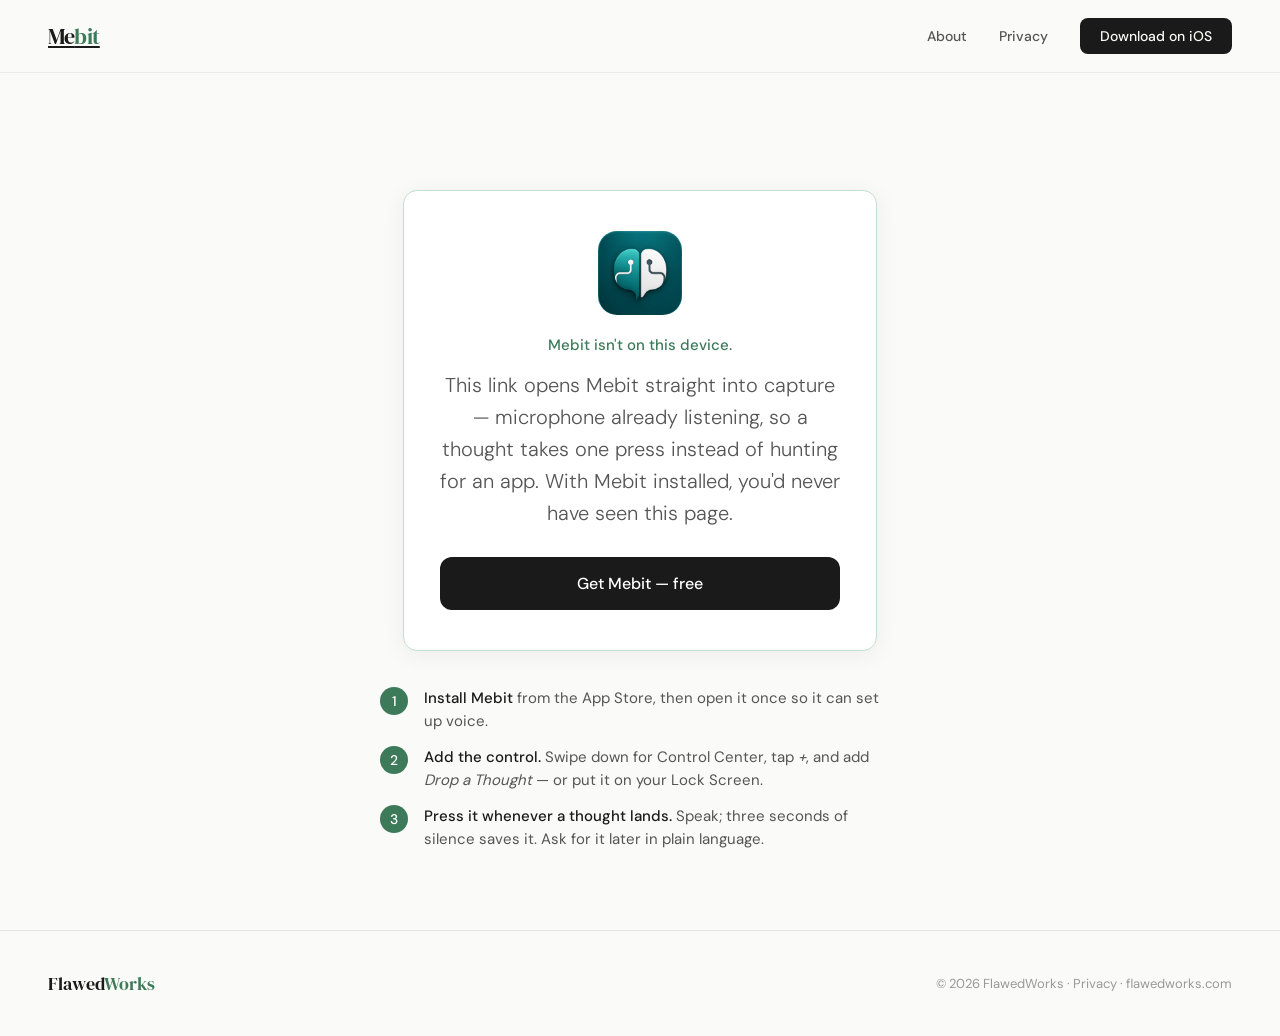
<file: mebit/capture/index.html>
<!DOCTYPE html>
<html lang="en">
<head>
<meta charset="UTF-8">
<meta name="viewport" content="width=device-width, initial-scale=1.0">
<title>Capture a thought in Mebit</title>
<meta name="description" content="Open Mebit and capture a thought by voice.">
<meta name="robots" content="noindex, nofollow">
<link rel="icon" type="image/png" href="/assets/images/mebit-icon.png">
<meta property="og:title" content="Capture a thought in Mebit">
<meta property="og:description" content="Drop a thought the moment you have it. Ask for it later in plain language.">
<meta property="og:image" content="https://flawedworks.com/assets/images/mebit-icon.png">
<link rel="stylesheet" href="/mebit/mebit.css">
</head>
<body>

<nav>
  <a class="nav-logo" href="/mebit/">Me<span>bit</span></a>
  <div class="nav-links">
    <a href="/mebit/">About</a>
    <a href="/mebit/privacy/">Privacy</a>
    <a href="https://apps.apple.com/app/id6772777036" class="nav-cta">Download on iOS</a>
  </div>
</nav>

<section class="hero" style="min-height:auto;padding:150px 24px 80px;">
  <div class="invite-card">
    <img class="invite-icon" src="/assets/images/mebit-icon.png" alt="Mebit">
    <p class="invite-from"><strong>Mebit isn't on this device.</strong></p>
    <p class="hero-sub" style="margin:14px auto 0;max-width:400px;">
      This link opens Mebit straight into capture — microphone already listening, so a thought
      takes one press instead of hunting for an app. With Mebit installed, you'd never have seen
      this page.
    </p>
    <div class="invite-buttons">
      <a class="btn-primary" href="https://apps.apple.com/app/apple-store/id6772777036?pt=128605675&amp;ct=capture&amp;mt=8">Get Mebit — free</a>
    </div>
  </div>

  <div class="steps">
    <div class="step">
      <div class="step-num">1</div>
      <p><strong>Install Mebit</strong> from the App Store, then open it once so it can set up voice.</p>
    </div>
    <div class="step">
      <div class="step-num">2</div>
      <p><strong>Add the control.</strong> Swipe down for Control Center, tap <em>+</em>, and add
      <em>Drop a Thought</em> — or put it on your Lock Screen.</p>
    </div>
    <div class="step">
      <div class="step-num">3</div>
      <p><strong>Press it whenever a thought lands.</strong> Speak; three seconds of silence saves
      it. Ask for it later in plain language.</p>
    </div>
  </div>
</section>

<footer>
  <div class="logo">Flawed<span>Works</span></div>
  <p>© 2026 FlawedWorks · <a href="/mebit/privacy/">Privacy</a> · <a href="https://flawedworks.com/">flawedworks.com</a></p>
</footer>

</body>
</html>
</file>
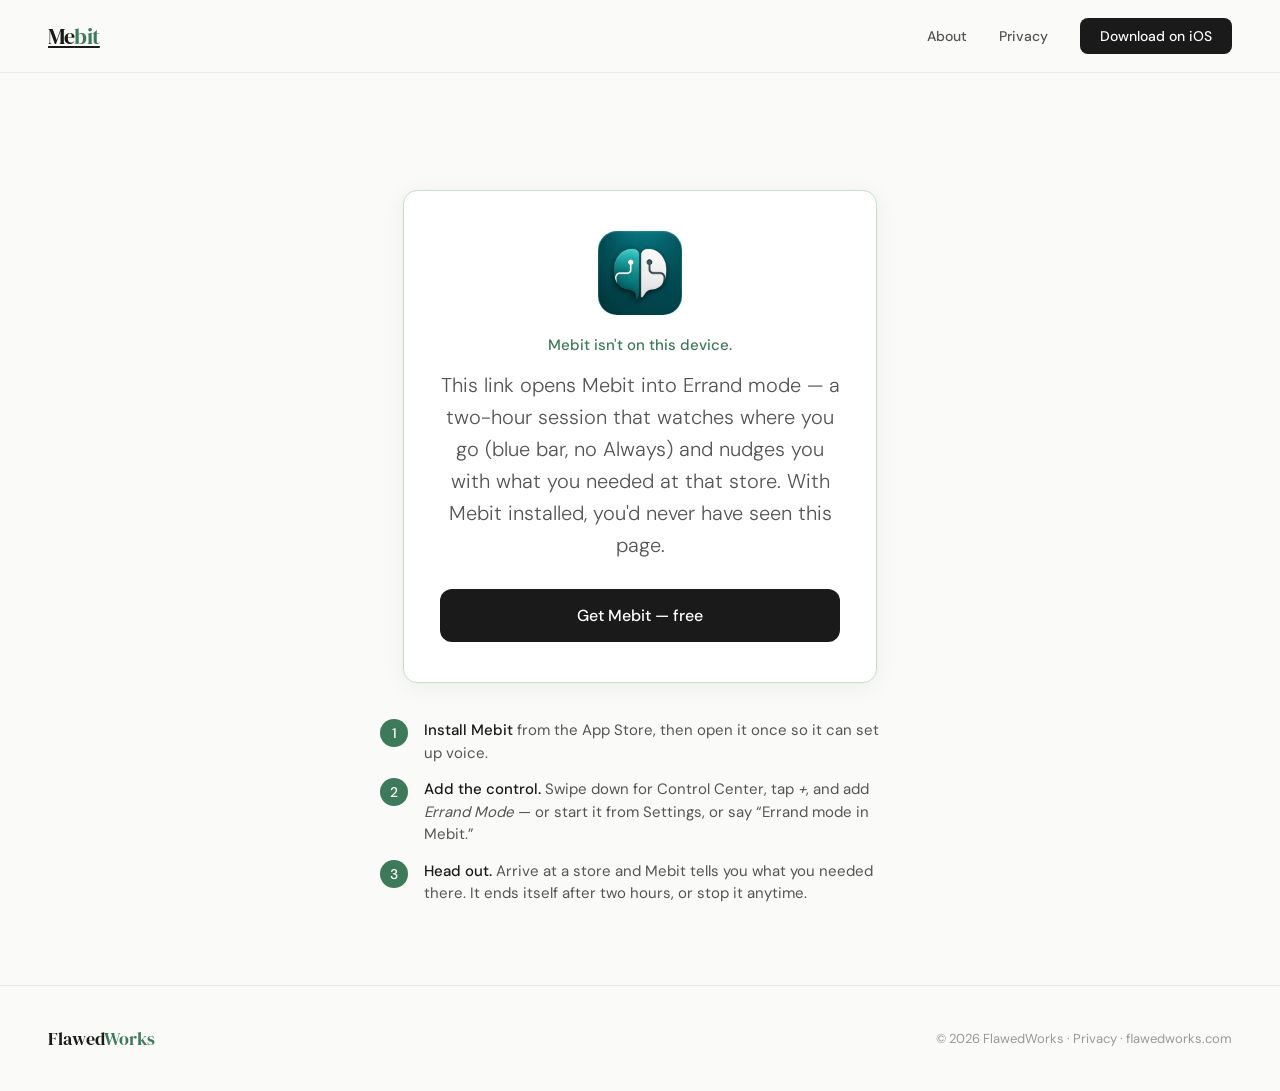
<file: mebit/errand/index.html>
<!DOCTYPE html>
<html lang="en">
<head>
<meta charset="UTF-8">
<meta name="viewport" content="width=device-width, initial-scale=1.0">
<title>Errand mode in Mebit</title>
<meta name="description" content="Open Mebit and start a two-hour errand session.">
<meta name="robots" content="noindex, nofollow">
<link rel="icon" type="image/png" href="/assets/images/mebit-icon.png">
<meta property="og:title" content="Errand mode in Mebit">
<meta property="og:description" content="Heading out. Mebit watches where you go and nudges you with what you needed at that store.">
<meta property="og:image" content="https://flawedworks.com/assets/images/mebit-icon.png">
<link rel="stylesheet" href="/mebit/mebit.css">
</head>
<body>

<nav>
  <a class="nav-logo" href="/mebit/">Me<span>bit</span></a>
  <div class="nav-links">
    <a href="/mebit/">About</a>
    <a href="/mebit/privacy/">Privacy</a>
    <a href="https://apps.apple.com/app/id6772777036" class="nav-cta">Download on iOS</a>
  </div>
</nav>

<section class="hero" style="min-height:auto;padding:150px 24px 80px;">
  <div class="invite-card">
    <img class="invite-icon" src="/assets/images/mebit-icon.png" alt="Mebit">
    <p class="invite-from"><strong>Mebit isn't on this device.</strong></p>
    <p class="hero-sub" style="margin:14px auto 0;max-width:400px;">
      This link opens Mebit into Errand mode — a two-hour session that watches where you go
      (blue bar, no Always) and nudges you with what you needed at that store. With Mebit
      installed, you'd never have seen this page.
    </p>
    <div class="invite-buttons">
      <a class="btn-primary" href="https://apps.apple.com/app/apple-store/id6772777036?pt=128605675&amp;ct=errand&amp;mt=8">Get Mebit — free</a>
    </div>
  </div>

  <div class="steps">
    <div class="step">
      <div class="step-num">1</div>
      <p><strong>Install Mebit</strong> from the App Store, then open it once so it can set up voice.</p>
    </div>
    <div class="step">
      <div class="step-num">2</div>
      <p><strong>Add the control.</strong> Swipe down for Control Center, tap <em>+</em>, and add
      <em>Errand Mode</em> — or start it from Settings, or say “Errand mode in Mebit.”</p>
    </div>
    <div class="step">
      <div class="step-num">3</div>
      <p><strong>Head out.</strong> Arrive at a store and Mebit tells you what you needed there.
      It ends itself after two hours, or stop it anytime.</p>
    </div>
  </div>
</section>

<footer>
  <div class="logo">Flawed<span>Works</span></div>
  <p>© 2026 FlawedWorks · <a href="/mebit/privacy/">Privacy</a> · <a href="https://flawedworks.com/">flawedworks.com</a></p>
</footer>

</body>
</html>
</file>
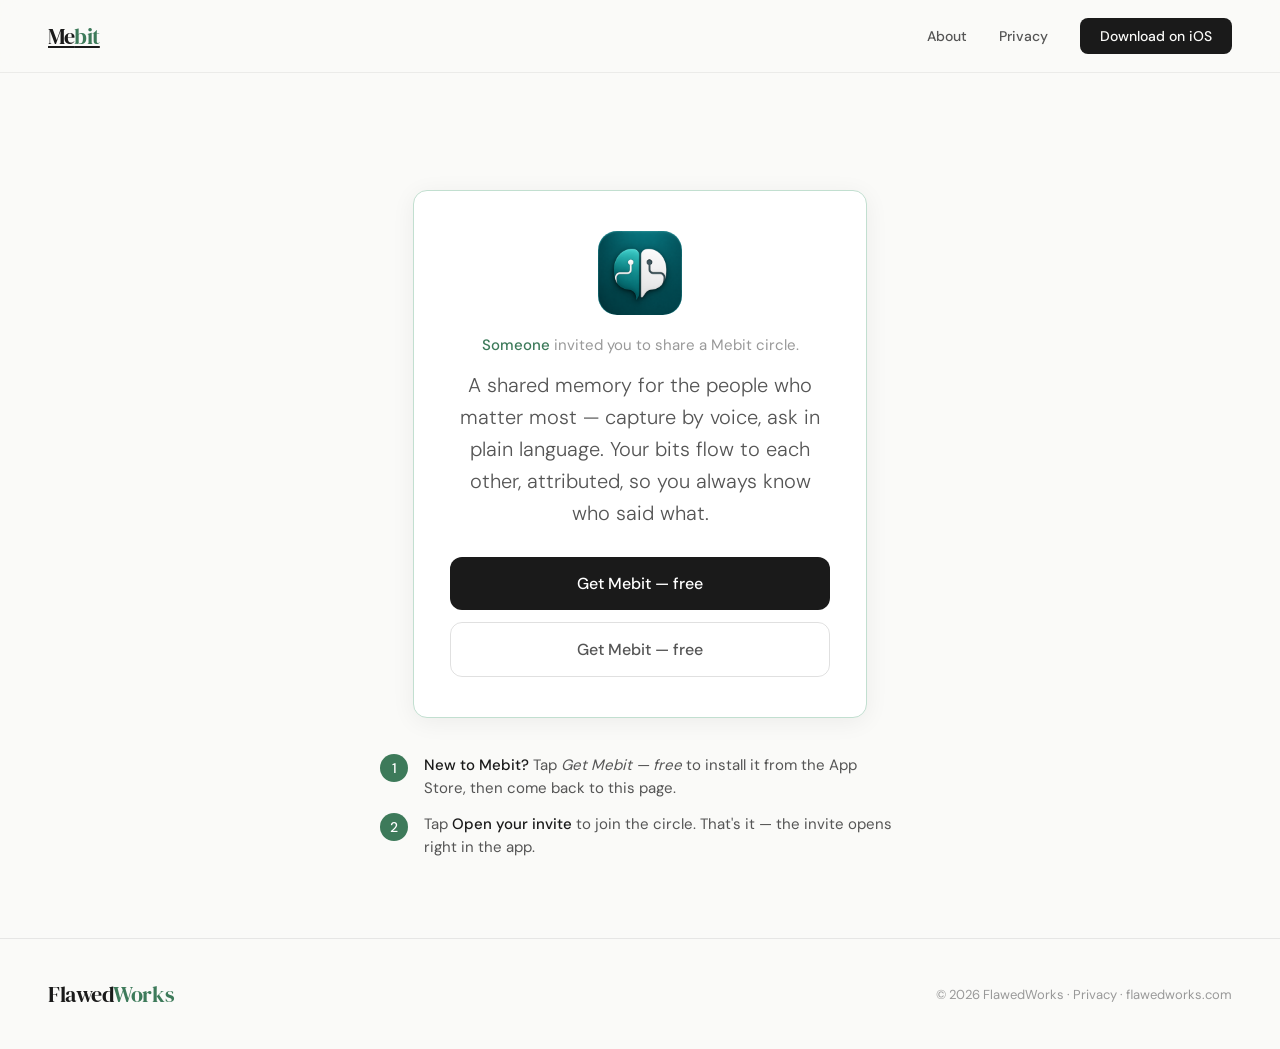
<file: mebit/join/index.html>
<!DOCTYPE html>
<html lang="en">
<head>
<meta charset="UTF-8">
<meta name="viewport" content="width=device-width, initial-scale=1.0">
<title>You're invited to a Mebit circle</title>
<meta name="description" content="You've been invited to share a Mebit circle — a shared memory for the people who matter most.">
<meta name="robots" content="noindex, nofollow">
<link rel="icon" type="image/png" href="/assets/images/mebit-icon.png">
<meta property="og:title" content="You're invited to a Mebit circle">
<meta property="og:description" content="A shared memory for the people who matter most. Capture by voice, ask in plain language.">
<meta property="og:image" content="https://flawedworks.com/assets/images/mebit-icon.png">
<link rel="stylesheet" href="/mebit/mebit.css">
</head>
<body>

<nav>
  <a class="nav-logo" href="/mebit/">Me<span>bit</span></a>
  <div class="nav-links">
    <a href="/mebit/">About</a>
    <a href="/mebit/privacy/">Privacy</a>
    <a href="https://apps.apple.com/app/id6772777036" class="nav-cta">Download on iOS</a>
  </div>
</nav>

<section class="hero" style="min-height:auto;padding:150px 24px 80px;">
  <div class="invite-card">
    <img class="invite-icon" src="/assets/images/mebit-icon.png" alt="Mebit">
    <p class="invite-from"><strong id="inviter">Someone</strong> invited you to share a Mebit circle.</p>
    <p class="hero-sub" style="margin:14px auto 0;max-width:380px;">A shared memory for the people who matter most — capture by voice, ask in plain language. Your bits flow to each other, attributed, so you always know who said what.</p>
    <div class="invite-buttons">
      <a id="openInvite" class="btn-primary" href="https://apps.apple.com/app/id6772777036">Open your invite</a>
      <a class="btn-secondary" href="https://apps.apple.com/app/id6772777036">Get Mebit — free</a>
    </div>
  </div>

  <div class="steps">
    <div class="step">
      <div class="step-num">1</div>
      <p><strong>New to Mebit?</strong> Tap <em>Get Mebit — free</em> to install it from the App Store, then come back to this page.</p>
    </div>
    <div class="step">
      <div class="step-num">2</div>
      <p>Tap <strong>Open your invite</strong> to join the circle. That's it — the invite opens right in the app.</p>
    </div>
  </div>
</section>

<footer>
  <a class="nav-logo" href="https://flawedworks.com/" style="font-family:'DM Serif Display',serif;">Flawed<span>Works</span></a>
  <p>© 2026 FlawedWorks · <a href="/mebit/privacy/">Privacy</a> · <a href="https://flawedworks.com/">flawedworks.com</a></p>
</footer>

<script>
  (function () {
    var params = new URLSearchParams(location.search);
    var from = params.get('from');
    if (from) {
      // textContent (never innerHTML) — the name is untrusted input.
      document.getElementById('inviter').textContent = from;
      document.title = from + ' invited you to a Mebit circle';
    }
    var s = params.get('s');
    var openBtn = document.getElementById('openInvite');
    // Only honor a genuine iCloud CKShare URL — blocks javascript:/open-redirect abuse.
    if (s && /^https:\/\/www\.icloud\.com\/share\//.test(s)) {
      openBtn.setAttribute('href', s);
    } else {
      // No valid invite token present — there's nothing to open, so point everyone at install.
      openBtn.textContent = 'Get Mebit — free';
    }
  })();
</script>

</body>
</html>
</file>
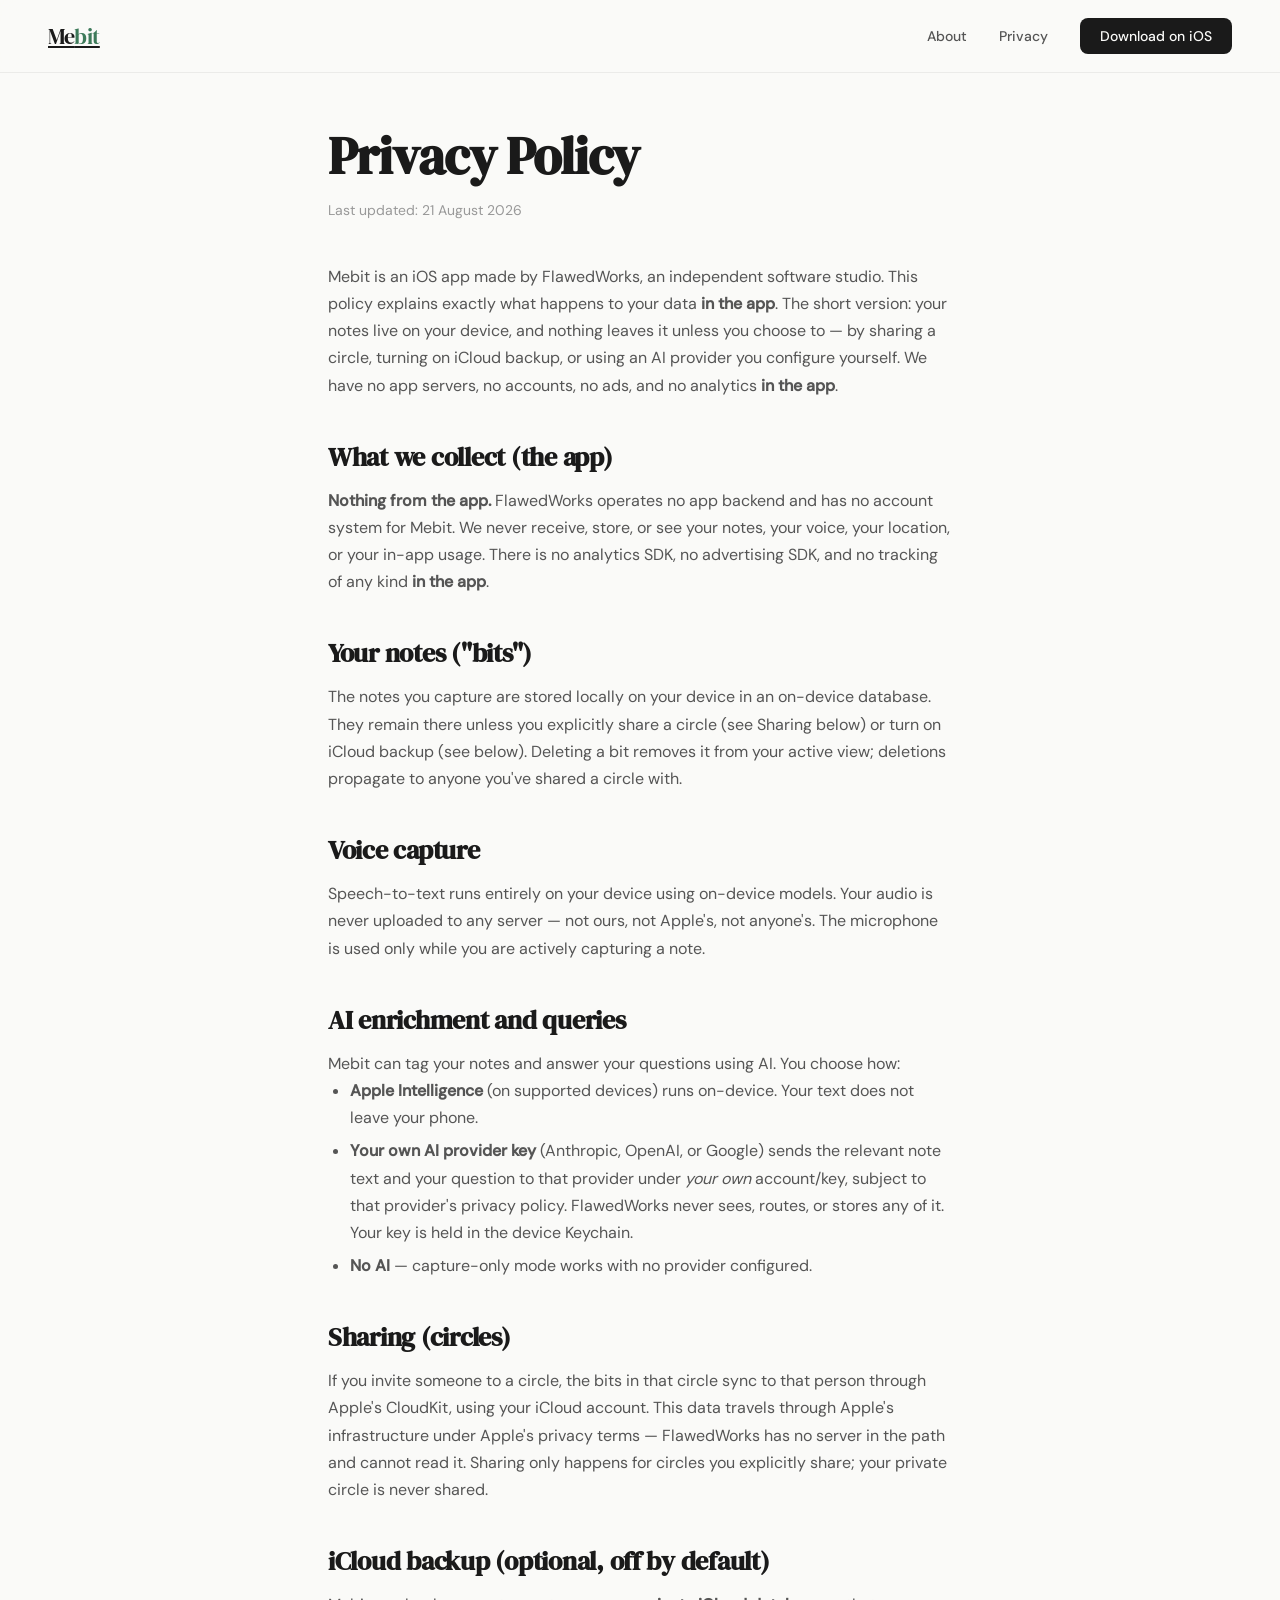
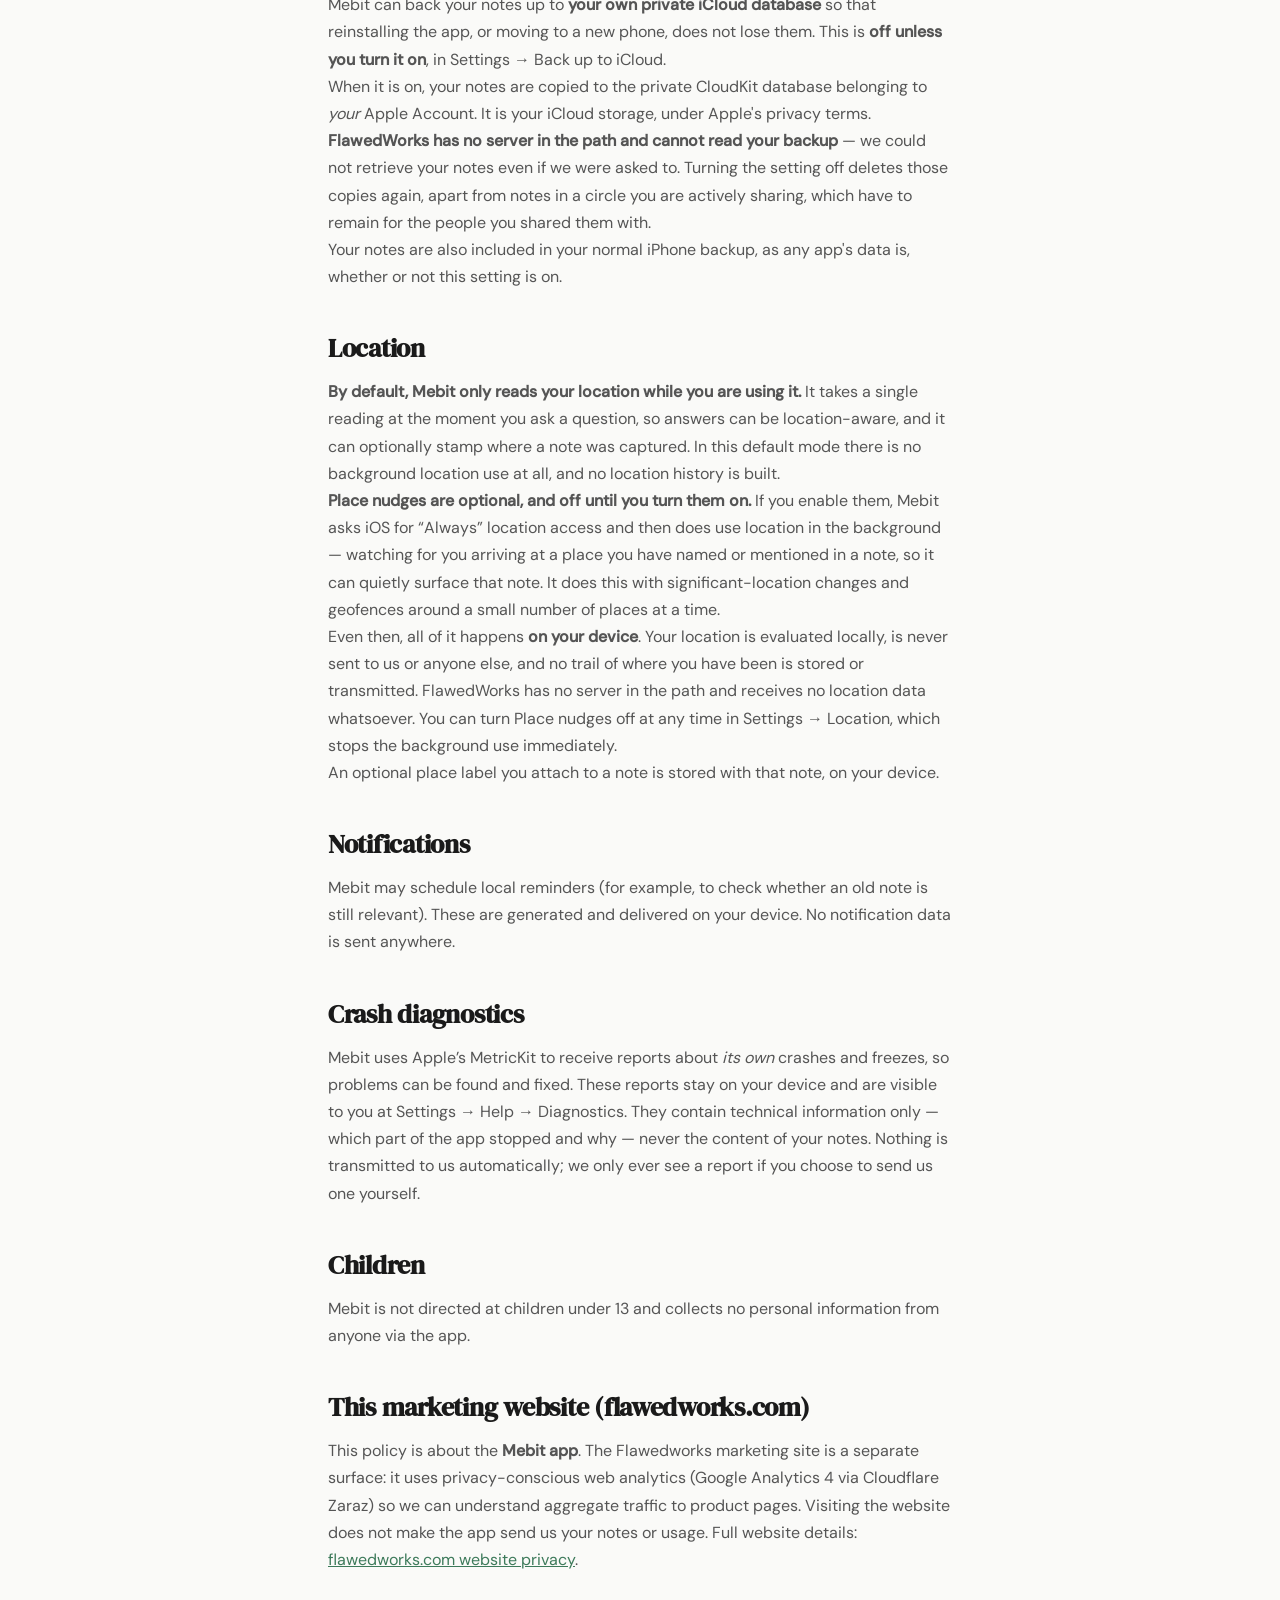
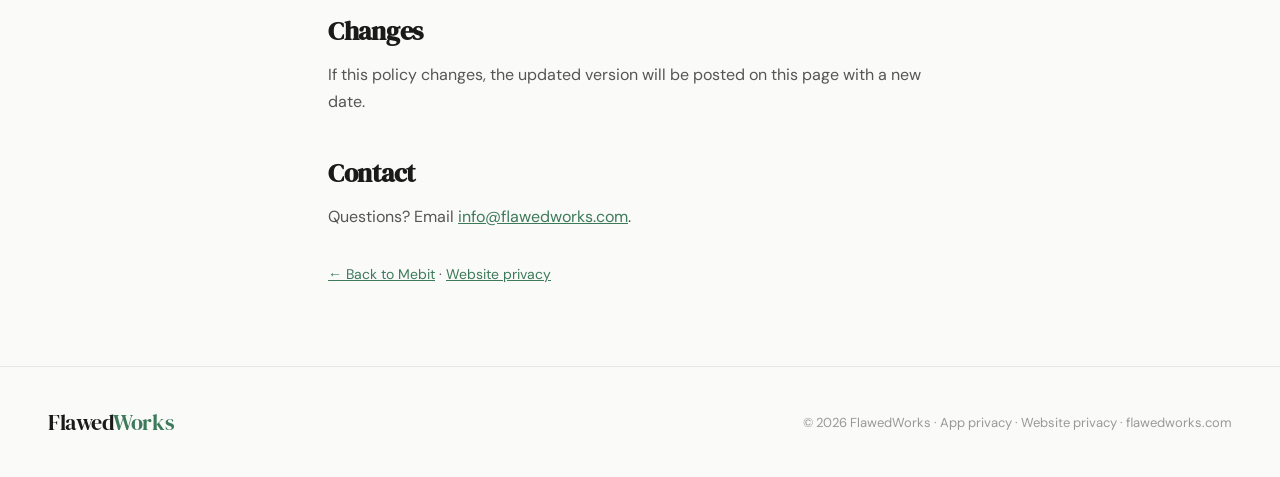
<file: mebit/privacy/index.html>
<!DOCTYPE html>
<html lang="en">
<head>
<meta charset="UTF-8">
<meta name="viewport" content="width=device-width, initial-scale=1.0">
<title>Privacy Policy — Mebit</title>
<meta name="description" content="Mebit privacy policy. Local-first, on-device voice, no ads, no tracking, no data sold.">
<link rel="canonical" href="https://flawedworks.com/mebit/privacy/">
<link rel="icon" type="image/png" href="/assets/images/mebit-icon.png">
<link rel="stylesheet" href="/mebit/mebit.css">
</head>
<body>

<nav>
  <a class="nav-logo" href="/mebit/">Me<span>bit</span></a>
  <div class="nav-links">
    <a href="/mebit/">About</a>
    <a href="/mebit/privacy/">Privacy</a>
    <a href="https://apps.apple.com/app/id6772777036" class="nav-cta">Download on iOS</a>
  </div>
</nav>

<main class="doc">
  <h1>Privacy Policy</h1>
  <p class="updated">Last updated: 21 August 2026</p>

  <p>Mebit is an iOS app made by FlawedWorks, an independent software studio. This policy explains exactly what happens to your data <strong>in the app</strong>. The short version: your notes live on your device, and nothing leaves it unless you choose to &mdash; by sharing a circle, turning on iCloud backup, or using an AI provider you configure yourself. We have no app servers, no accounts, no ads, and no analytics <strong>in the app</strong>.</p>

  <h2>What we collect (the app)</h2>
  <p><strong>Nothing from the app.</strong> FlawedWorks operates no app backend and has no account system for Mebit. We never receive, store, or see your notes, your voice, your location, or your in-app usage. There is no analytics SDK, no advertising SDK, and no tracking of any kind <strong>in the app</strong>.</p>

  <h2>Your notes ("bits")</h2>
  <p>The notes you capture are stored locally on your device in an on-device database. They remain there unless you explicitly share a circle (see Sharing below) or turn on iCloud backup (see below). Deleting a bit removes it from your active view; deletions propagate to anyone you've shared a circle with.</p>

  <h2>Voice capture</h2>
  <p>Speech-to-text runs entirely on your device using on-device models. Your audio is never uploaded to any server — not ours, not Apple's, not anyone's. The microphone is used only while you are actively capturing a note.</p>

  <h2>AI enrichment and queries</h2>
  <p>Mebit can tag your notes and answer your questions using AI. You choose how:</p>
  <ul>
    <li><strong>Apple Intelligence</strong> (on supported devices) runs on-device. Your text does not leave your phone.</li>
    <li><strong>Your own AI provider key</strong> (Anthropic, OpenAI, or Google) sends the relevant note text and your question to that provider under <em>your own</em> account/key, subject to that provider's privacy policy. FlawedWorks never sees, routes, or stores any of it. Your key is held in the device Keychain.</li>
    <li><strong>No AI</strong> — capture-only mode works with no provider configured.</li>
  </ul>

  <h2>Sharing (circles)</h2>
  <p>If you invite someone to a circle, the bits in that circle sync to that person through Apple's CloudKit, using your iCloud account. This data travels through Apple's infrastructure under Apple's privacy terms — FlawedWorks has no server in the path and cannot read it. Sharing only happens for circles you explicitly share; your private circle is never shared.</p>

  <h2>iCloud backup (optional, off by default)</h2>
  <p>Mebit can back your notes up to <strong>your own private iCloud database</strong> so that reinstalling the app, or moving to a new phone, does not lose them. This is <strong>off unless you turn it on</strong>, in Settings &rarr; Back up to iCloud.</p>
  <p>When it is on, your notes are copied to the private CloudKit database belonging to <em>your</em> Apple Account. It is your iCloud storage, under Apple's privacy terms. <strong>FlawedWorks has no server in the path and cannot read your backup</strong> &mdash; we could not retrieve your notes even if we were asked to. Turning the setting off deletes those copies again, apart from notes in a circle you are actively sharing, which have to remain for the people you shared them with.</p>
  <p>Your notes are also included in your normal iPhone backup, as any app's data is, whether or not this setting is on.</p>

  <h2>Location</h2>
  <p><strong>By default, Mebit only reads your location while you are using it.</strong> It takes a single reading at the moment you ask a question, so answers can be location-aware, and it can optionally stamp where a note was captured. In this default mode there is no background location use at all, and no location history is built.</p>
  <p><strong>Place nudges are optional, and off until you turn them on.</strong> If you enable them, Mebit asks iOS for &ldquo;Always&rdquo; location access and then does use location in the background &mdash; watching for you arriving at a place you have named or mentioned in a note, so it can quietly surface that note. It does this with significant-location changes and geofences around a small number of places at a time.</p>
  <p>Even then, all of it happens <strong>on your device</strong>. Your location is evaluated locally, is never sent to us or anyone else, and no trail of where you have been is stored or transmitted. FlawedWorks has no server in the path and receives no location data whatsoever. You can turn Place nudges off at any time in Settings &rarr; Location, which stops the background use immediately.</p>
  <p>An optional place label you attach to a note is stored with that note, on your device.</p>

  <h2>Notifications</h2>
  <p>Mebit may schedule local reminders (for example, to check whether an old note is still relevant). These are generated and delivered on your device. No notification data is sent anywhere.</p>

  <h2>Crash diagnostics</h2>
  <p>Mebit uses Apple&rsquo;s MetricKit to receive reports about <em>its own</em> crashes and freezes, so problems can be found and fixed. These reports stay on your device and are visible to you at Settings &rarr; Help &rarr; Diagnostics. They contain technical information only &mdash; which part of the app stopped and why &mdash; never the content of your notes. Nothing is transmitted to us automatically; we only ever see a report if you choose to send us one yourself.</p>

  <h2>Children</h2>
  <p>Mebit is not directed at children under 13 and collects no personal information from anyone via the app.</p>

  <h2>This marketing website (flawedworks.com)</h2>
  <p>This policy is about the <strong>Mebit app</strong>. The Flawedworks marketing site is a separate surface: it uses privacy-conscious web analytics (Google Analytics 4 via Cloudflare Zaraz) so we can understand aggregate traffic to product pages. Visiting the website does not make the app send us your notes or usage. Full website details: <a href="/privacy/">flawedworks.com website privacy</a>.</p>

  <h2>Changes</h2>
  <p>If this policy changes, the updated version will be posted on this page with a new date.</p>

  <h2>Contact</h2>
  <p>Questions? Email <a href="mailto:info@flawedworks.com">info@flawedworks.com</a>.</p>

  <p style="margin-top:32px;font-size:14px;"><a href="/mebit/">← Back to Mebit</a> · <a href="/privacy/">Website privacy</a></p>
</main>

<footer>
  <a class="nav-logo" href="https://flawedworks.com/" style="font-family:'DM Serif Display',serif;">Flawed<span>Works</span></a>
  <p>© 2026 FlawedWorks · <a href="/mebit/privacy/">App privacy</a> · <a href="/privacy/">Website privacy</a> · <a href="https://flawedworks.com/">flawedworks.com</a></p>
</footer>

</body>
</html>
</file>
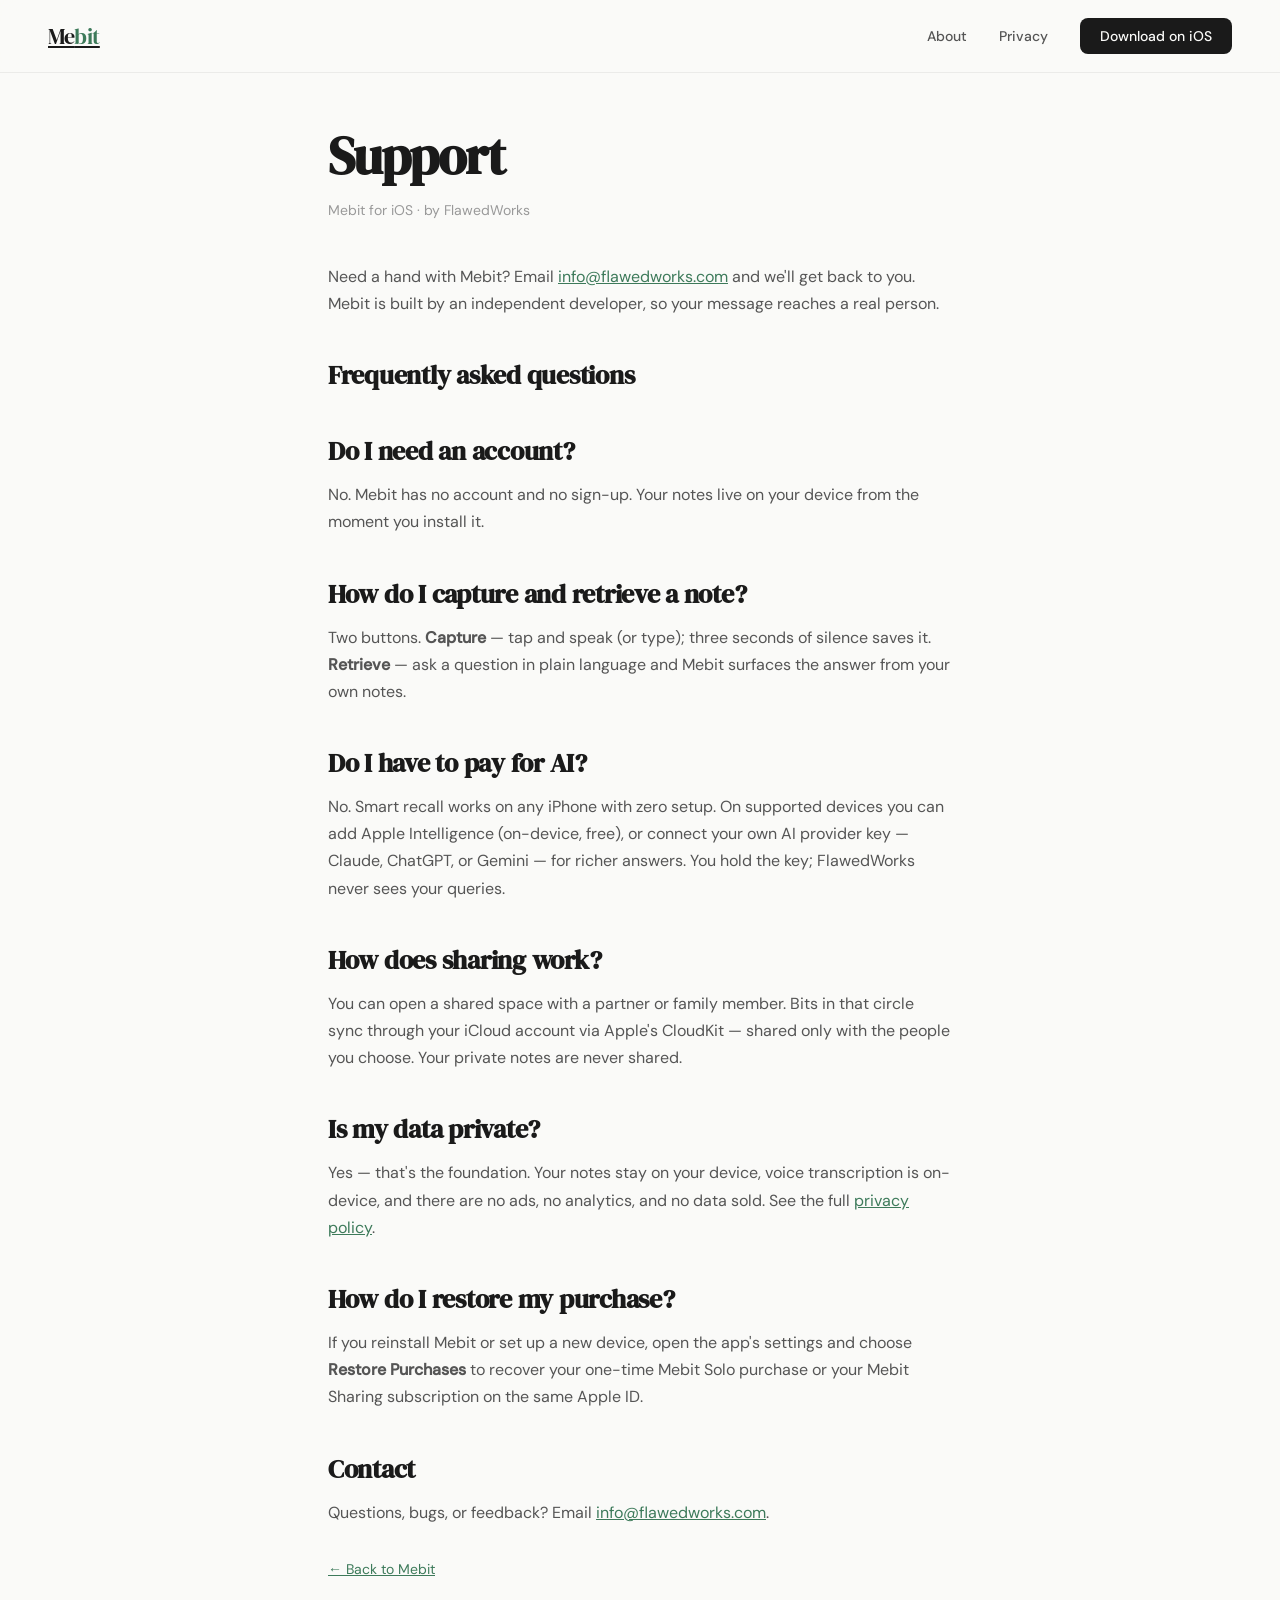
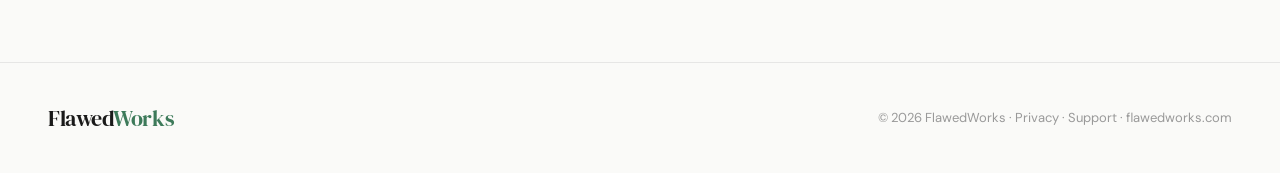
<file: mebit/support/index.html>
<!DOCTYPE html>
<html lang="en">
<head>
<meta charset="UTF-8">
<meta name="viewport" content="width=device-width, initial-scale=1.0">
<title>Support — Mebit</title>
<meta name="description" content="Mebit support. Contact, FAQ, and help for the Mebit iOS app by FlawedWorks.">
<link rel="canonical" href="https://flawedworks.com/mebit/support/">
<link rel="icon" type="image/png" href="/assets/images/mebit-icon.png">
<link rel="stylesheet" href="/mebit/mebit.css">
</head>
<body>

<nav>
  <a class="nav-logo" href="/mebit/">Me<span>bit</span></a>
  <div class="nav-links">
    <a href="/mebit/">About</a>
    <a href="/mebit/privacy/">Privacy</a>
    <a href="https://apps.apple.com/app/id6772777036" class="nav-cta">Download on iOS</a>
  </div>
</nav>

<main class="doc">
  <h1>Support</h1>
  <p class="updated">Mebit for iOS · by FlawedWorks</p>

  <p>Need a hand with Mebit? Email <a href="mailto:info@flawedworks.com">info@flawedworks.com</a> and we'll get back to you. Mebit is built by an independent developer, so your message reaches a real person.</p>

  <h2>Frequently asked questions</h2>

  <h2>Do I need an account?</h2>
  <p>No. Mebit has no account and no sign-up. Your notes live on your device from the moment you install it.</p>

  <h2>How do I capture and retrieve a note?</h2>
  <p>Two buttons. <strong>Capture</strong> — tap and speak (or type); three seconds of silence saves it. <strong>Retrieve</strong> — ask a question in plain language and Mebit surfaces the answer from your own notes.</p>

  <h2>Do I have to pay for AI?</h2>
  <p>No. Smart recall works on any iPhone with zero setup. On supported devices you can add Apple Intelligence (on-device, free), or connect your own AI provider key — Claude, ChatGPT, or Gemini — for richer answers. You hold the key; FlawedWorks never sees your queries.</p>

  <h2>How does sharing work?</h2>
  <p>You can open a shared space with a partner or family member. Bits in that circle sync through your iCloud account via Apple's CloudKit — shared only with the people you choose. Your private notes are never shared.</p>

  <h2>Is my data private?</h2>
  <p>Yes — that's the foundation. Your notes stay on your device, voice transcription is on-device, and there are no ads, no analytics, and no data sold. See the full <a href="/mebit/privacy/">privacy policy</a>.</p>

  <h2>How do I restore my purchase?</h2>
  <p>If you reinstall Mebit or set up a new device, open the app's settings and choose <strong>Restore Purchases</strong> to recover your one-time Mebit Solo purchase or your Mebit Sharing subscription on the same Apple ID.</p>

  <h2>Contact</h2>
  <p>Questions, bugs, or feedback? Email <a href="mailto:info@flawedworks.com">info@flawedworks.com</a>.</p>

  <p style="margin-top:32px;font-size:14px;"><a href="/mebit/">← Back to Mebit</a></p>
</main>

<footer>
  <a class="nav-logo" href="https://flawedworks.com/" style="font-family:'DM Serif Display',serif;">Flawed<span>Works</span></a>
  <p>© 2026 FlawedWorks · <a href="/mebit/privacy/">Privacy</a> · <a href="/mebit/support/">Support</a> · <a href="https://flawedworks.com/">flawedworks.com</a></p>
</footer>

</body>
</html>
</file>
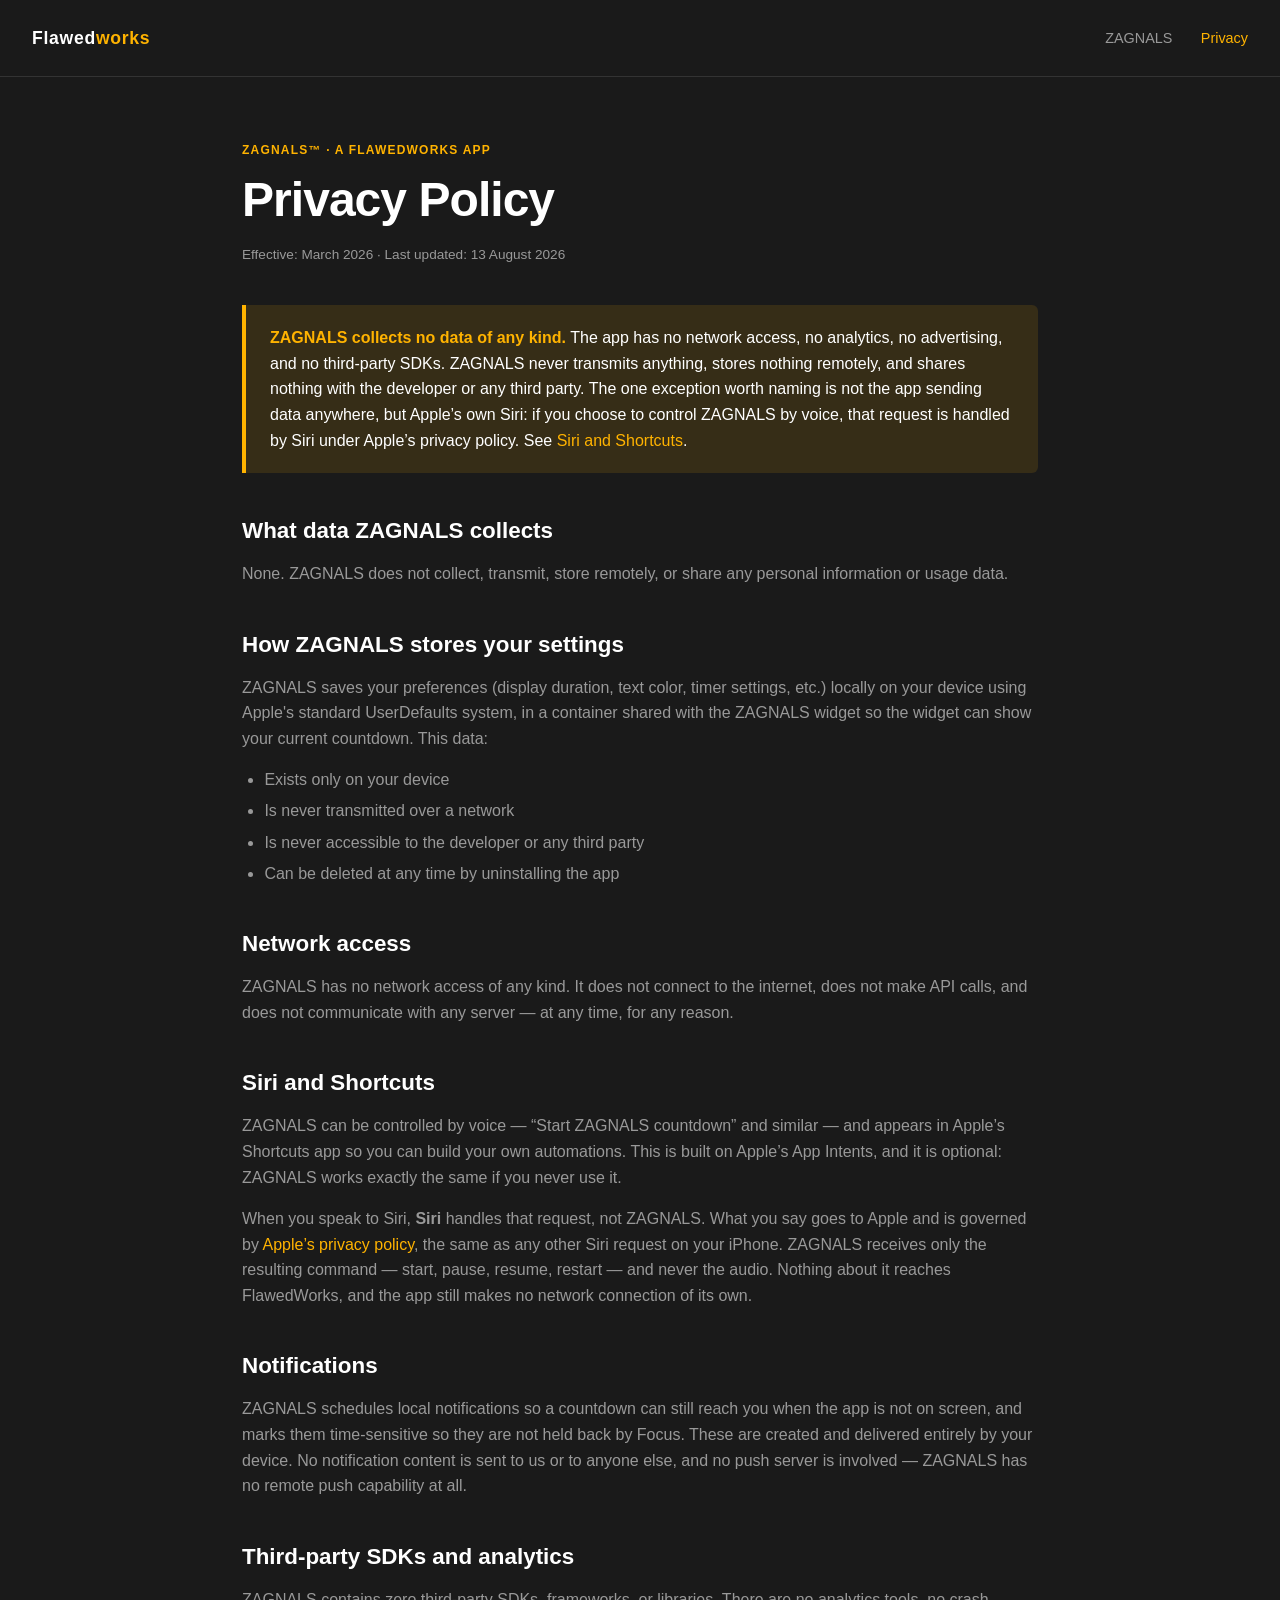
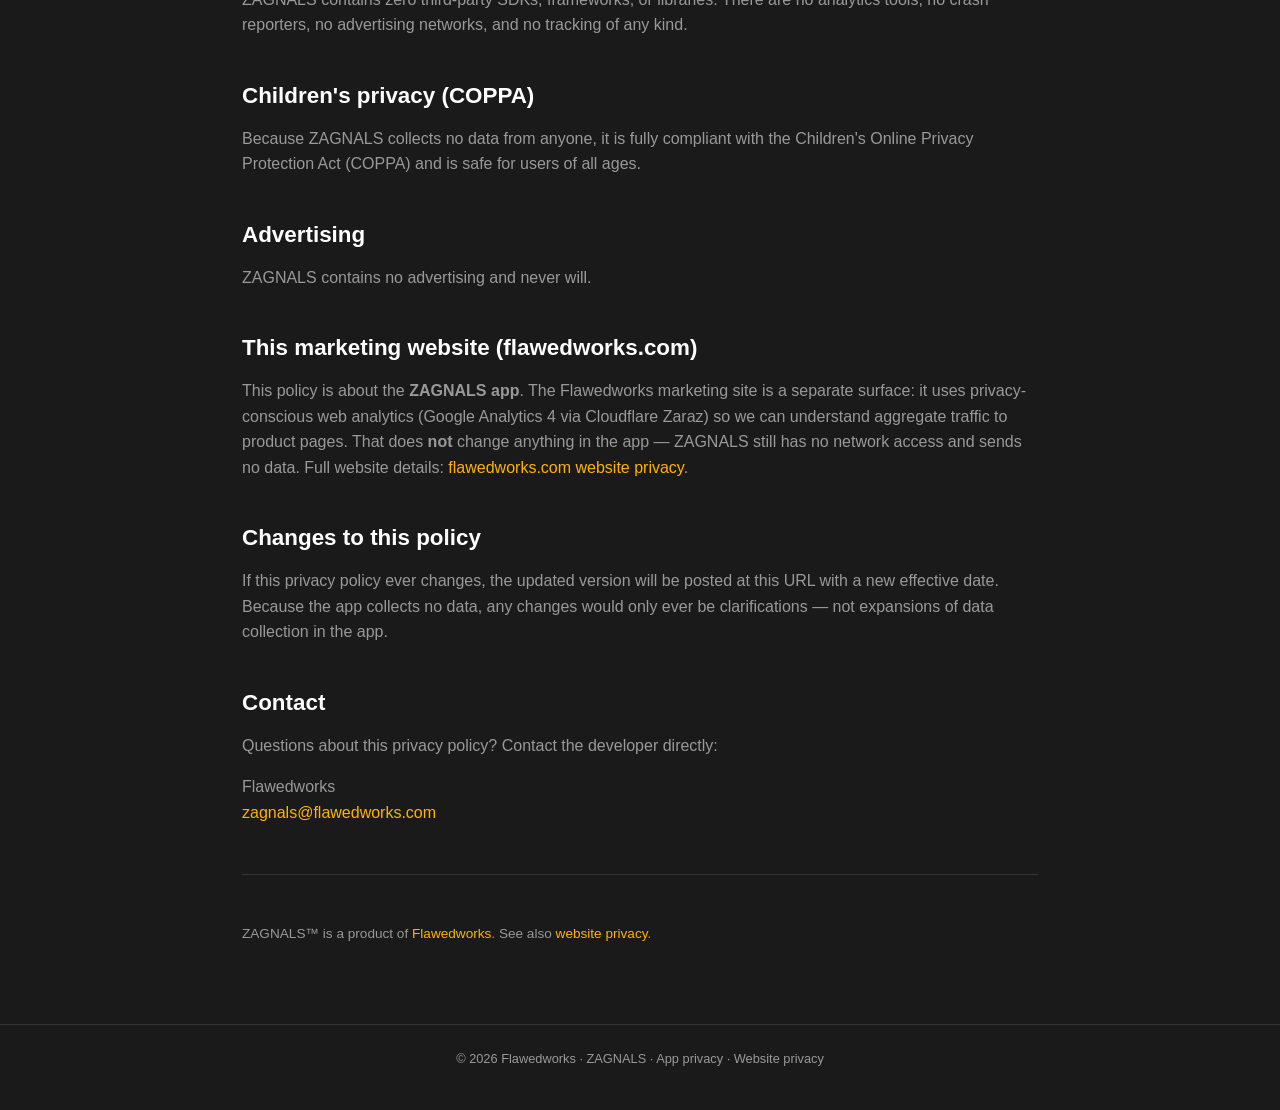
<file: zagnals/privacy/index.html>
<!DOCTYPE html>
<html lang="en">
<head>
  <meta charset="UTF-8" />
  <meta name="viewport" content="width=device-width, initial-scale=1.0" />
  <title>Privacy Policy — ZAGNALS™</title>
  <meta name="description" content="ZAGNALS privacy policy. ZAGNALS collects no data of any kind." />
  <link rel="canonical" href="https://flawedworks.com/zagnals/privacy/" />
  <link rel="stylesheet" href="/css/style.css" />
</head>
<body>

  <header class="site-header">
    <a class="site-logo" href="/">Flawed<span>works</span></a>
    <nav>
      <a href="/zagnals/">ZAGNALS</a>
      <a href="/zagnals/privacy/" class="active">Privacy</a>
    </nav>
  </header>

  <main>
    <p class="amber-label">ZAGNALS™ · A Flawedworks App</p>
    <h1>Privacy Policy</h1>
    <p style="color: var(--text-muted); font-size: 0.85rem;">Effective: March 2026 &middot; Last updated: 13 August 2026</p>

    <div style="height: 1.5rem;"></div>

    <div class="callout">
      <p><strong>ZAGNALS collects no data of any kind.</strong> The app has no network access, no analytics, no advertising, and no third-party SDKs. ZAGNALS never transmits anything, stores nothing remotely, and shares nothing with the developer or any third party. The one exception worth naming is not the app sending data anywhere, but Apple&rsquo;s own Siri: if you choose to control ZAGNALS by voice, that request is handled by Siri under Apple&rsquo;s privacy policy. See <a href="#siri">Siri and Shortcuts</a>.</p>
    </div>

    <h2>What data ZAGNALS collects</h2>
    <p>None. ZAGNALS does not collect, transmit, store remotely, or share any personal information or usage data.</p>

    <h2>How ZAGNALS stores your settings</h2>
    <p>ZAGNALS saves your preferences (display duration, text color, timer settings, etc.) locally on your device using Apple's standard UserDefaults system, in a container shared with the ZAGNALS widget so the widget can show your current countdown. This data:</p>
    <ul>
      <li>Exists only on your device</li>
      <li>Is never transmitted over a network</li>
      <li>Is never accessible to the developer or any third party</li>
      <li>Can be deleted at any time by uninstalling the app</li>
    </ul>

    <h2>Network access</h2>
    <p>ZAGNALS has no network access of any kind. It does not connect to the internet, does not make API calls, and does not communicate with any server — at any time, for any reason.</p>

    <h2 id="siri">Siri and Shortcuts</h2>
    <p>ZAGNALS can be controlled by voice &mdash; &ldquo;Start ZAGNALS countdown&rdquo; and similar &mdash; and appears in Apple&rsquo;s Shortcuts app so you can build your own automations. This is built on Apple&rsquo;s App Intents, and it is optional: ZAGNALS works exactly the same if you never use it.</p>
    <p>When you speak to Siri, <strong>Siri</strong> handles that request, not ZAGNALS. What you say goes to Apple and is governed by <a href="https://www.apple.com/legal/privacy/" rel="noopener">Apple&rsquo;s privacy policy</a>, the same as any other Siri request on your iPhone. ZAGNALS receives only the resulting command &mdash; start, pause, resume, restart &mdash; and never the audio. Nothing about it reaches FlawedWorks, and the app still makes no network connection of its own.</p>

    <h2>Notifications</h2>
    <p>ZAGNALS schedules local notifications so a countdown can still reach you when the app is not on screen, and marks them time-sensitive so they are not held back by Focus. These are created and delivered entirely by your device. No notification content is sent to us or to anyone else, and no push server is involved &mdash; ZAGNALS has no remote push capability at all.</p>

    <h2>Third-party SDKs and analytics</h2>
    <p>ZAGNALS contains zero third-party SDKs, frameworks, or libraries. There are no analytics tools, no crash reporters, no advertising networks, and no tracking of any kind.</p>

    <h2>Children's privacy (COPPA)</h2>
    <p>Because ZAGNALS collects no data from anyone, it is fully compliant with the Children's Online Privacy Protection Act (COPPA) and is safe for users of all ages.</p>

    <h2>Advertising</h2>
    <p>ZAGNALS contains no advertising and never will.</p>

    <h2>This marketing website (flawedworks.com)</h2>
    <p>This policy is about the <strong>ZAGNALS app</strong>. The Flawedworks marketing site is
      a separate surface: it uses privacy-conscious web analytics (Google Analytics 4 via
      Cloudflare Zaraz) so we can understand aggregate traffic to product pages. That does
      <strong>not</strong> change anything in the app — ZAGNALS still has no network access and
      sends no data. Full website details:
      <a href="/privacy/">flawedworks.com website privacy</a>.</p>

    <h2>Changes to this policy</h2>
    <p>If this privacy policy ever changes, the updated version will be posted at this URL with a new effective date. Because the app collects no data, any changes would only ever be clarifications — not expansions of data collection in the app.</p>

    <h2>Contact</h2>
    <p>Questions about this privacy policy? Contact the developer directly:</p>
    <p>
      Flawedworks<br>
      <a href="mailto:zagnals@flawedworks.com">zagnals@flawedworks.com</a>
    </p>

    <hr class="divider" />

    <p style="font-size: 0.85rem; color: var(--text-muted);">
      ZAGNALS™ is a product of <a href="/">Flawedworks</a>.
      See also <a href="/privacy/">website privacy</a>.
    </p>
  </main>

  <footer class="site-footer">
    <p>© 2026 Flawedworks · <a href="/zagnals/">ZAGNALS</a> ·
      <a href="/zagnals/privacy/">App privacy</a> ·
      <a href="/privacy/">Website privacy</a></p>
  </footer>

</body>
</html>
</file>
<file: css/style.css>
/* Flawedworks — Shared Styles */
/* Dark theme: #1A1A1A background, white text, #FFB300 amber accent */

*, *::before, *::after {
  box-sizing: border-box;
  margin: 0;
  padding: 0;
}

:root {
  --bg:        #1A1A1A;
  --bg-card:   #242424;
  --bg-hover:  #2e2e2e;
  --text:      #FFFFFF;
  --text-muted: #999999;
  --amber:     #FFB300;
  --amber-dim: rgba(255, 179, 0, 0.12);
  --border:    #333333;
  --radius:    6px;
}

html {
  font-size: 16px;
  scroll-behavior: smooth;
}

body {
  background-color: var(--bg);
  color: var(--text);
  font-family: -apple-system, BlinkMacSystemFont, "Segoe UI", Roboto, Helvetica, Arial, sans-serif;
  line-height: 1.6;
  min-height: 100vh;
  display: flex;
  flex-direction: column;
}

/* ── Layout ── */

.site-header {
  padding: 1.5rem 2rem;
  border-bottom: 1px solid var(--border);
  display: flex;
  align-items: center;
  justify-content: space-between;
  flex-wrap: wrap;
  gap: 1rem;
}

.site-logo {
  font-size: 1.1rem;
  font-weight: 700;
  letter-spacing: 0.04em;
  color: var(--text);
  text-decoration: none;
}

.site-logo span {
  color: var(--amber);
}

nav a {
  color: var(--text-muted);
  text-decoration: none;
  font-size: 0.9rem;
  margin-left: 1.5rem;
  transition: color 0.15s;
}

nav a:hover,
nav a.active {
  color: var(--amber);
}

main {
  flex: 1;
  width: 100%;
  max-width: 860px;
  margin: 0 auto;
  padding: 4rem 2rem;
}

.site-footer {
  padding: 1.5rem 2rem;
  border-top: 1px solid var(--border);
  text-align: center;
  font-size: 0.8rem;
  color: var(--text-muted);
}

.site-footer a {
  color: var(--text-muted);
  text-decoration: none;
}

.site-footer a:hover {
  color: var(--amber);
}

/* ── Typography ── */

h1 {
  font-size: clamp(2rem, 5vw, 3rem);
  font-weight: 800;
  line-height: 1.15;
  letter-spacing: -0.02em;
  margin-bottom: 1rem;
}

h2 {
  font-size: 1.4rem;
  font-weight: 700;
  margin-top: 2.5rem;
  margin-bottom: 0.75rem;
  color: var(--text);
}

h3 {
  font-size: 1.1rem;
  font-weight: 600;
  margin-top: 1.5rem;
  margin-bottom: 0.5rem;
}

p {
  color: var(--text-muted);
  margin-bottom: 1rem;
}

p.lead {
  font-size: 1.1rem;
  color: var(--text);
}

a {
  color: var(--amber);
  text-decoration: none;
}

a:hover {
  text-decoration: underline;
}

ul, ol {
  padding-left: 1.4rem;
  color: var(--text-muted);
  margin-bottom: 1rem;
}

li {
  margin-bottom: 0.35rem;
}

/* ── Components ── */

.amber-label {
  font-size: 0.75rem;
  font-weight: 700;
  letter-spacing: 0.1em;
  text-transform: uppercase;
  color: var(--amber);
  margin-bottom: 0.75rem;
}

.divider {
  border: none;
  border-top: 1px solid var(--border);
  margin: 3rem 0;
}

/* Amber callout box */
.callout {
  border-left: 4px solid var(--amber);
  background: var(--amber-dim);
  border-radius: 0 var(--radius) var(--radius) 0;
  padding: 1.25rem 1.5rem;
  margin-bottom: 2.5rem;
}

.callout p {
  color: var(--text);
  margin: 0;
  font-size: 1rem;
  line-height: 1.6;
}

.callout strong {
  color: var(--amber);
}

/* App card */
.app-card {
  background: var(--bg-card);
  border: 1px solid var(--border);
  border-radius: var(--radius);
  padding: 2rem;
  display: flex;
  gap: 1.5rem;
  align-items: flex-start;
  text-decoration: none;
  transition: border-color 0.15s, background 0.15s;
}

.app-card:hover {
  border-color: var(--amber);
  background: var(--bg-hover);
  text-decoration: none;
}

.app-icon {
  width: 64px;
  height: 64px;
  border-radius: 14px;
  background: var(--amber);
  display: flex;
  align-items: center;
  justify-content: center;
  font-size: 2rem;
  flex-shrink: 0;
}

.app-card-body h3 {
  margin-top: 0;
  color: var(--text);
  font-size: 1.2rem;
}

.app-card-body p {
  margin: 0;
  font-size: 0.9rem;
}

.tag {
  display: inline-block;
  font-size: 0.72rem;
  font-weight: 600;
  letter-spacing: 0.06em;
  text-transform: uppercase;
  padding: 0.2rem 0.6rem;
  border-radius: 20px;
  background: var(--amber-dim);
  color: var(--amber);
  border: 1px solid var(--amber);
  margin-bottom: 0.5rem;
}

/* CTA button */
.btn {
  display: inline-block;
  padding: 0.75rem 1.75rem;
  border-radius: var(--radius);
  font-weight: 700;
  font-size: 0.95rem;
  letter-spacing: 0.02em;
  cursor: pointer;
  text-decoration: none;
  transition: opacity 0.15s;
}

.btn:hover {
  opacity: 0.85;
  text-decoration: none;
}

.btn-amber {
  background: var(--amber);
  color: #1A1A1A;
}

.btn-outline {
  background: transparent;
  border: 1px solid var(--border);
  color: var(--text-muted);
}

/* Feature list */
.feature-list {
  list-style: none;
  padding: 0;
}

.feature-list li {
  padding: 0.5rem 0;
  padding-left: 1.5rem;
  position: relative;
  color: var(--text-muted);
  border-bottom: 1px solid var(--border);
}

.feature-list li:last-child {
  border-bottom: none;
}

.feature-list li::before {
  content: "—";
  color: var(--amber);
  position: absolute;
  left: 0;
  font-weight: 700;
}

/* App icon image inside .app-icon div */
.app-icon img {
  width: 100%;
  height: 100%;
  border-radius: 14px;
  object-fit: cover;
}

/* Hero app icon on ZAGNALS landing page */
.app-icon-hero {
  width: 120px;
  height: 120px;
  border-radius: 26px;
  display: block;
  margin-bottom: 1.5rem;
}

/* "Available Now" text inside app card */
.available-now {
  font-size: 0.85rem;
  font-weight: 700;
  color: var(--amber) !important;
  margin: 0.5rem 0 0;
}

/* Screenshot gallery */
.screenshot-gallery {
  display: flex;
  gap: 1rem;
  overflow-x: auto;
  padding-bottom: 1rem;
  margin: 1.5rem 0;
  scrollbar-color: var(--border) transparent;
}

.screenshot-gallery img {
  height: 420px;
  width: auto;
  border-radius: var(--radius);
  border: 1px solid var(--border);
  flex-shrink: 0;
}

/* ── Responsive ── */

@media (max-width: 600px) {
  main {
    padding: 2.5rem 1.25rem;
  }

  .site-header {
    padding: 1rem 1.25rem;
  }

  .app-card {
    flex-direction: column;
    gap: 1rem;
  }

  .screenshot-gallery img {
    height: 300px;
  }
}
</file>
<file: mebit/mebit.css>
/* Mebit — self-hosted fonts (no third-party CDN, on-brand privacy) */
@font-face{font-family:'DM Serif Display';font-style:normal;font-weight:400;font-display:swap;src:url('/mebit/fonts/dmserifdisplay-400.woff2') format('woff2');}
@font-face{font-family:'DM Serif Display';font-style:italic;font-weight:400;font-display:swap;src:url('/mebit/fonts/dmserifdisplay-400italic.woff2') format('woff2');}
@font-face{font-family:'DM Sans';font-style:normal;font-weight:300;font-display:swap;src:url('/mebit/fonts/dmsans-300.woff2') format('woff2');}
@font-face{font-family:'DM Sans';font-style:normal;font-weight:400;font-display:swap;src:url('/mebit/fonts/dmsans-400.woff2') format('woff2');}
@font-face{font-family:'DM Sans';font-style:normal;font-weight:500;font-display:swap;src:url('/mebit/fonts/dmsans-500.woff2') format('woff2');}

:root {
    --green: #3D7A5A;
    --green-light: #EAF4EE;
    --green-mid: #C2DFD0;
    --yellow: #C8972A;
    --yellow-light: #FDF6E3;
    --yellow-mid: #F0D99A;
    --ink: #1A1A1A;
    --ink-mid: #555;
    --ink-light: #999;
    --white: #FAFAF8;
    --radius: 14px;
  }

  * { box-sizing: border-box; margin: 0; padding: 0; }

  html { scroll-behavior: smooth; }

  body {
    background: var(--white);
    color: var(--ink);
    font-family: 'DM Sans', sans-serif;
    font-weight: 400;
    -webkit-font-smoothing: antialiased;
  }

  /* NAV */
  nav {
    position: fixed; top: 0; left: 0; right: 0;
    z-index: 100;
    display: flex; align-items: center; justify-content: space-between;
    padding: 18px 48px;
    background: rgba(250,250,248,0.88);
    backdrop-filter: blur(12px);
    border-bottom: 1px solid rgba(0,0,0,0.06);
  }
  .nav-logo {
    font-family: 'DM Serif Display', serif;
    font-size: 22px;
    color: var(--ink);
    letter-spacing: -0.02em;
  }
  .nav-logo span { color: var(--green); }
  .nav-links { display: flex; gap: 32px; align-items: center; }
  .nav-links a {
    text-decoration: none;
    color: var(--ink-mid);
    font-size: 14px;
    font-weight: 500;
    transition: color 0.2s;
  }
  .nav-links a:hover { color: var(--ink); }
  .nav-cta {
    background: var(--ink);
    color: var(--white) !important;
    padding: 9px 20px;
    border-radius: 8px;
    font-size: 14px !important;
    font-weight: 500 !important;
  }
  .nav-cta:hover { background: var(--green) !important; color: white !important; }

  /* HERO */
  .hero {
    min-height: 100vh;
    display: flex;
    flex-direction: column;
    align-items: center;
    justify-content: center;
    text-align: center;
    padding: 120px 48px 80px;
    position: relative;
    overflow: hidden;
  }

  .hero-rings {
    position: absolute;
    width: 700px; height: 700px;
    top: 50%; left: 50%;
    transform: translate(-50%, -50%);
    pointer-events: none;
    opacity: 0.13;
  }
  .hero-rings circle {
    fill: none;
    stroke-width: 1.5;
  }
  .ring-outer { stroke: var(--yellow); animation: pulse 6s ease-in-out infinite; }
  .ring-inner { stroke: var(--green); animation: pulse 6s ease-in-out infinite 1.5s; }

  @keyframes pulse {
    0%, 100% { opacity: 0.6; transform-origin: center; transform: scale(1); }
    50% { opacity: 1; transform: scale(1.02); }
  }

  .hero-eyebrow {
    font-size: 12px;
    font-weight: 500;
    letter-spacing: 0.12em;
    text-transform: uppercase;
    color: var(--green);
    margin-bottom: 24px;
  }

  .hero-headline {
    font-family: 'DM Serif Display', serif;
    font-size: clamp(52px, 8vw, 88px);
    line-height: 1.0;
    letter-spacing: -0.03em;
    color: var(--ink);
    margin-bottom: 8px;
  }
  .hero-headline em {
    font-style: italic;
    color: var(--green);
  }

  .hero-sub {
    font-size: clamp(16px, 2.2vw, 20px);
    color: var(--ink-mid);
    font-weight: 300;
    line-height: 1.6;
    max-width: 520px;
    margin: 28px auto 48px;
  }

  .hero-buttons {
    display: flex; gap: 14px; justify-content: center; flex-wrap: wrap;
  }
  .btn-primary {
    display: inline-flex; align-items: center; gap: 8px;
    background: var(--ink);
    color: white;
    padding: 16px 32px;
    border-radius: 12px;
    font-size: 16px;
    font-weight: 500;
    text-decoration: none;
    transition: background 0.2s, transform 0.15s;
  }
  .btn-primary:hover { background: var(--green); transform: translateY(-1px); }
  .btn-secondary {
    display: inline-flex; align-items: center;
    background: transparent;
    color: var(--ink-mid);
    padding: 16px 24px;
    border-radius: 12px;
    font-size: 16px;
    font-weight: 500;
    text-decoration: none;
    border: 1.5px solid rgba(0,0,0,0.12);
    transition: border-color 0.2s, color 0.2s;
  }
  .btn-secondary:hover { border-color: var(--ink); color: var(--ink); }

  /* DEMO EXCHANGE */
  .demo {
    padding: 100px 48px;
    background: var(--green-light);
  }
  .demo-inner {
    max-width: 680px;
    margin: 0 auto;
  }
  .demo-label {
    font-size: 12px;
    font-weight: 500;
    letter-spacing: 0.1em;
    text-transform: uppercase;
    color: var(--green);
    margin-bottom: 40px;
    text-align: center;
  }
  .exchange { display: flex; flex-direction: column; gap: 16px; }
  .bubble {
    max-width: 80%;
    padding: 16px 20px;
    border-radius: 18px;
    font-size: 17px;
    line-height: 1.5;
  }
  .bubble-user {
    align-self: flex-end;
    background: var(--ink);
    color: white;
    border-bottom-right-radius: 5px;
  }
  .bubble-mebit {
    align-self: flex-start;
    background: white;
    color: var(--ink);
    border-bottom-left-radius: 5px;
    box-shadow: 0 2px 12px rgba(0,0,0,0.07);
  }
  .bubble-mebit strong { color: var(--green); }

  .exchange-divider {
    height: 1px;
    background: var(--green-mid);
    margin: 32px 0;
  }

  /* CIRCLES SECTION */
  .circles-section {
    padding: 100px 48px;
    max-width: 1000px;
    margin: 0 auto;
  }
  .section-eyebrow {
    font-size: 12px;
    font-weight: 500;
    letter-spacing: 0.1em;
    text-transform: uppercase;
    color: var(--ink-light);
    text-align: center;
    margin-bottom: 16px;
  }
  .section-headline {
    font-family: 'DM Serif Display', serif;
    font-size: clamp(32px, 4vw, 48px);
    line-height: 1.1;
    letter-spacing: -0.02em;
    text-align: center;
    margin-bottom: 60px;
  }

  .circles-grid {
    display: grid;
    grid-template-columns: 1fr 1fr;
    gap: 24px;
  }
  .circle-card {
    border-radius: var(--radius);
    padding: 40px 36px;
  }
  .circle-card.green {
    background: var(--green-light);
    border: 1.5px solid var(--green-mid);
  }
  .circle-card.yellow {
    background: var(--yellow-light);
    border: 1.5px solid var(--yellow-mid);
  }
  .circle-dot {
    width: 18px; height: 18px;
    border-radius: 50%;
    margin-bottom: 20px;
  }
  .circle-card.green .circle-dot { background: var(--green); }
  .circle-card.yellow .circle-dot { background: var(--yellow); }
  .circle-card h3 {
    font-family: 'DM Serif Display', serif;
    font-size: 24px;
    margin-bottom: 12px;
    letter-spacing: -0.02em;
  }
  .circle-card.green h3 { color: var(--green); }
  .circle-card.yellow h3 { color: var(--yellow); }
  .circle-card p {
    font-size: 16px;
    color: var(--ink-mid);
    line-height: 1.6;
    margin-bottom: 16px;
  }
  .circle-examples {
    display: flex; flex-wrap: wrap; gap: 8px;
  }
  .example-chip {
    font-size: 13px;
    padding: 5px 12px;
    border-radius: 99px;
    font-weight: 500;
  }
  .green .example-chip { background: var(--green-mid); color: var(--green); }
  .yellow .example-chip { background: var(--yellow-mid); color: #8a6318; }

  /* WHO IT'S FOR */
  .audience {
    padding: 100px 48px;
    background: var(--ink);
    color: white;
  }
  .audience-inner { max-width: 900px; margin: 0 auto; }
  .audience .section-eyebrow { color: rgba(255,255,255,0.4); }
  .audience .section-headline { color: white; }
  .audience-grid {
    display: grid;
    grid-template-columns: repeat(3, 1fr);
    gap: 2px;
    background: rgba(255,255,255,0.08);
    border-radius: var(--radius);
    overflow: hidden;
  }
  .audience-cell {
    background: var(--ink);
    padding: 36px 28px;
    transition: background 0.2s;
  }
  .audience-cell:hover { background: #252525; }
  .audience-cell .cell-icon {
    font-size: 28px;
    margin-bottom: 16px;
  }
  .audience-cell h4 {
    font-size: 16px;
    font-weight: 500;
    margin-bottom: 10px;
    color: white;
  }
  .audience-cell p {
    font-size: 14px;
    color: rgba(255,255,255,0.5);
    line-height: 1.6;
  }

  /* AI SECTION */
  .ai-section {
    padding: 100px 48px;
    max-width: 800px;
    margin: 0 auto;
    text-align: center;
  }
  .ai-section p.body {
    font-size: 18px;
    color: var(--ink-mid);
    line-height: 1.7;
    margin-bottom: 40px;
  }
  .ai-chips {
    display: flex; gap: 12px; justify-content: center; flex-wrap: wrap;
  }
  .ai-chip {
    display: inline-flex; align-items: center; gap: 8px;
    padding: 10px 18px;
    border-radius: 99px;
    border: 1.5px solid rgba(0,0,0,0.12);
    font-size: 14px;
    font-weight: 500;
    color: var(--ink-mid);
  }
  .ai-chip .dot {
    width: 8px; height: 8px;
    border-radius: 50%;
    background: var(--green);
  }

  /* PRIVACY */
  .privacy {
    padding: 80px 48px;
    background: var(--green-light);
    text-align: center;
  }
  .privacy-inner { max-width: 560px; margin: 0 auto; }
  .privacy h2 {
    font-family: 'DM Serif Display', serif;
    font-size: 36px;
    letter-spacing: -0.02em;
    margin-bottom: 16px;
  }
  .privacy p {
    font-size: 16px;
    color: var(--ink-mid);
    line-height: 1.7;
    margin-bottom: 12px;
  }
  .privacy .commitment-list {
    list-style: none;
    margin: 24px 0;
    display: flex;
    flex-direction: column;
    gap: 10px;
    text-align: left;
  }
  .privacy .commitment-list li {
    display: flex; align-items: flex-start; gap: 10px;
    font-size: 15px;
    color: var(--ink-mid);
  }
  .privacy .commitment-list li::before {
    content: '✓';
    color: var(--green);
    font-weight: 700;
    flex-shrink: 0;
    margin-top: 1px;
  }

  /* FOOTER */
  footer {
    padding: 40px 48px;
    border-top: 1px solid rgba(0,0,0,0.08);
    display: flex;
    align-items: center;
    justify-content: space-between;
  }
  footer .logo {
    font-family: 'DM Serif Display', serif;
    font-size: 18px;
    color: var(--ink);
  }
  footer .logo span { color: var(--green); }
  footer p { font-size: 13px; color: var(--ink-light); }
  footer a { color: var(--ink-light); text-decoration: none; }
  footer a:hover { color: var(--ink); }

  /* RESPONSIVE */
  @media (max-width: 768px) {
    nav { padding: 16px 24px; }
    .nav-links { display: none; }
    .hero { padding: 100px 24px 60px; }
    .demo, .circles-section, .audience, .ai-section, .privacy { padding: 72px 24px; }
    .circles-grid { grid-template-columns: 1fr; }
    .audience-grid { grid-template-columns: 1fr; }
    footer { flex-direction: column; gap: 12px; text-align: center; }
  }

  @media (prefers-reduced-motion: reduce) {
    .ring-outer, .ring-inner { animation: none; }
  }

/* ── Invite funnel (/mebit/join/) ── */
.invite-card{max-width:520px;margin:40px auto 0;background:white;border:1.5px solid var(--green-mid);border-radius:var(--radius);padding:40px 36px;box-shadow:0 4px 24px rgba(0,0,0,0.06);text-align:center;}
.invite-from{font-size:15px;color:var(--ink-light);margin-bottom:8px;}
.invite-from strong{color:var(--green);font-weight:500;}
.invite-icon{width:84px;height:84px;border-radius:19px;margin:0 auto 20px;display:block;}
.invite-buttons{display:flex;flex-direction:column;gap:12px;margin-top:28px;}
.invite-buttons .btn-primary,.invite-buttons .btn-secondary{justify-content:center;}
.steps{max-width:520px;margin:36px auto 0;display:flex;flex-direction:column;gap:14px;}
.step{display:flex;gap:16px;align-items:flex-start;text-align:left;}
.step-num{flex-shrink:0;width:28px;height:28px;border-radius:50%;background:var(--green);color:white;font-size:14px;font-weight:500;display:flex;align-items:center;justify-content:center;}
.step p{font-size:15px;color:var(--ink-mid);line-height:1.5;margin:0;}
.step p strong{color:var(--ink);font-weight:500;}

/* ── Long-form doc (/mebit/privacy/) ── */
.doc{max-width:720px;margin:0 auto;padding:120px 48px 80px;}
.doc h1{font-family:'DM Serif Display',serif;font-size:clamp(36px,5vw,52px);letter-spacing:-0.02em;margin-bottom:8px;}
.doc .updated{color:var(--ink-light);font-size:14px;margin-bottom:40px;}
.doc h2{font-family:'DM Serif Display',serif;font-size:26px;letter-spacing:-0.01em;margin:40px 0 12px;color:var(--ink);}
.doc p,.doc li{font-size:16px;color:var(--ink-mid);line-height:1.7;}
.doc ul{padding-left:22px;margin-bottom:16px;}
.doc li{margin-bottom:6px;}
.doc a{color:var(--green);}
@media (max-width:768px){.doc{padding:100px 24px 60px;}}

/* ── Capture + Workspace (1.1.0) ── */
/* Shelf hues mirror the app's own shelf colours so the site and the product agree. */
.rail{display:inline-block;width:4px;border-radius:2px;flex-shrink:0;}
.rail.coral{background:#F5785F;}
.rail.mint{background:#4FBF87;}
.rail.periwinkle{background:#7C81E8;}
.rail.orchid{background:#E08AD1;}
.rail.slate{background:#9BA3B2;}

.capture-demo{max-width:640px;margin:0 auto;text-align:center;}
.capture-said{background:white;border:1.5px solid var(--green-mid);border-radius:var(--radius);padding:24px 28px;font-size:17px;line-height:1.6;color:var(--ink);box-shadow:0 2px 12px rgba(0,0,0,0.06);}
.capture-arrow{font-size:13px;color:var(--ink-light);letter-spacing:0.04em;margin:18px 0;}
.capture-notes{display:flex;flex-direction:column;gap:10px;}
.capture-note{display:flex;align-items:center;gap:12px;background:var(--green-light);border:1px solid var(--green-mid);border-radius:12px;padding:14px 18px;font-size:15px;color:var(--ink);text-align:left;}
.capture-note .rail{align-self:stretch;min-height:20px;}

.workspace-section{padding:100px 48px;background:var(--ink);color:white;}
.workspace-inner{max-width:760px;margin:0 auto;}
.workspace-section .section-eyebrow{color:rgba(255,255,255,0.4);}
.workspace-section .section-headline{color:white;}
.workspace-lead{text-align:center;font-size:18px;line-height:1.7;color:rgba(255,255,255,0.6);max-width:640px;margin:0 auto 48px;}
.shelf-strip{display:flex;flex-direction:column;gap:2px;background:rgba(255,255,255,0.08);border-radius:var(--radius);overflow:hidden;}
.shelf-row{display:flex;align-items:center;gap:16px;background:#1c1c1c;padding:20px 24px;}
.shelf-row .rail{align-self:stretch;min-height:26px;}
.shelf-name{flex:1;font-size:16px;font-weight:600;letter-spacing:0.04em;text-transform:uppercase;color:rgba(255,255,255,0.95);}
.shelf-count{font-size:16px;font-weight:600;font-variant-numeric:tabular-nums;}
.coral-text{color:#F5785F;}
.mint-text{color:#4FBF87;}
.periwinkle-text{color:#7C81E8;}
.orchid-text{color:#E08AD1;}
.slate-text{color:#9BA3B2;}
.workspace-note{text-align:center;font-size:15px;color:rgba(255,255,255,0.45);margin-top:32px;}

/* SCREENS — real device captures, horizontally scrollable */
/* a touch lighter than --ink so the near-black screenshots read as objects
   sitting on the page rather than bleeding into it */
.screens-section{padding:100px 48px;background:#242424;color:white;}
.screens-inner{max-width:1040px;margin:0 auto;}
.screens-section .section-eyebrow{color:rgba(255,255,255,0.4);}
.screens-section .section-headline{color:white;margin-bottom:16px;}
.screens-lead{text-align:center;font-size:18px;line-height:1.7;color:rgba(255,255,255,0.6);max-width:600px;margin:0 auto 48px;}
.shot-gallery{
  display:flex;gap:22px;overflow-x:auto;
  padding:6px 4px 22px;
  scroll-snap-type:x proximity;
  -webkit-overflow-scrolling:touch;
  scrollbar-color:rgba(255,255,255,0.22) transparent;
}
.shot{flex:0 0 auto;width:262px;margin:0;scroll-snap-align:center;}
.shot img{
  display:block;width:100%;height:auto;
  border-radius:22px;
  border:1px solid rgba(255,255,255,0.16);
  background:#000;
  box-shadow:0 12px 32px rgba(0,0,0,0.45);
}
.shot figcaption{margin-top:14px;font-size:14px;line-height:1.5;color:rgba(255,255,255,0.55);}

@media (max-width:768px){
  .workspace-section{padding:72px 24px;}
  .capture-said{font-size:16px;padding:20px 22px;}
  /* bleed the strip off the right edge so it reads as scrollable */
  .screens-section{padding:72px 0 72px 24px;}
  .screens-inner .section-eyebrow,
  .screens-inner .section-headline,
  .screens-lead{padding-right:24px;}
  .shot{width:224px;}
}
</file>
